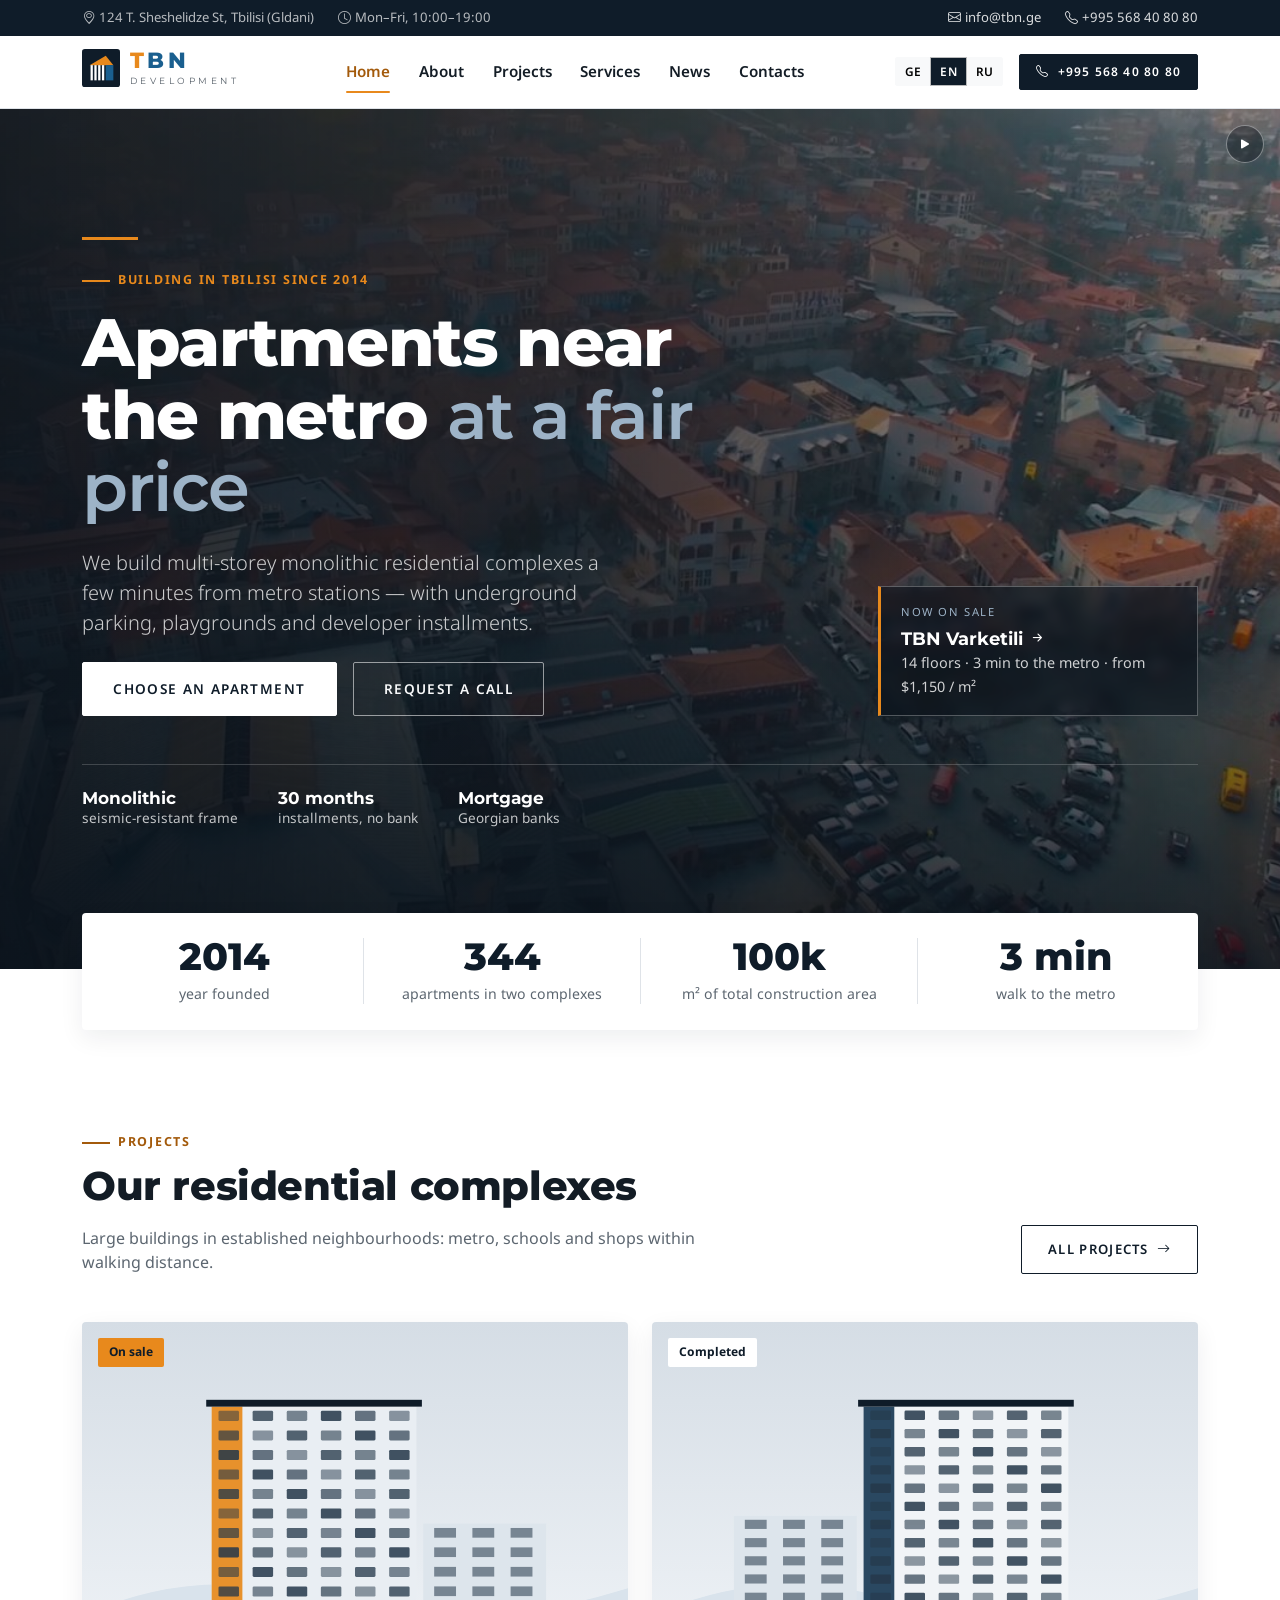
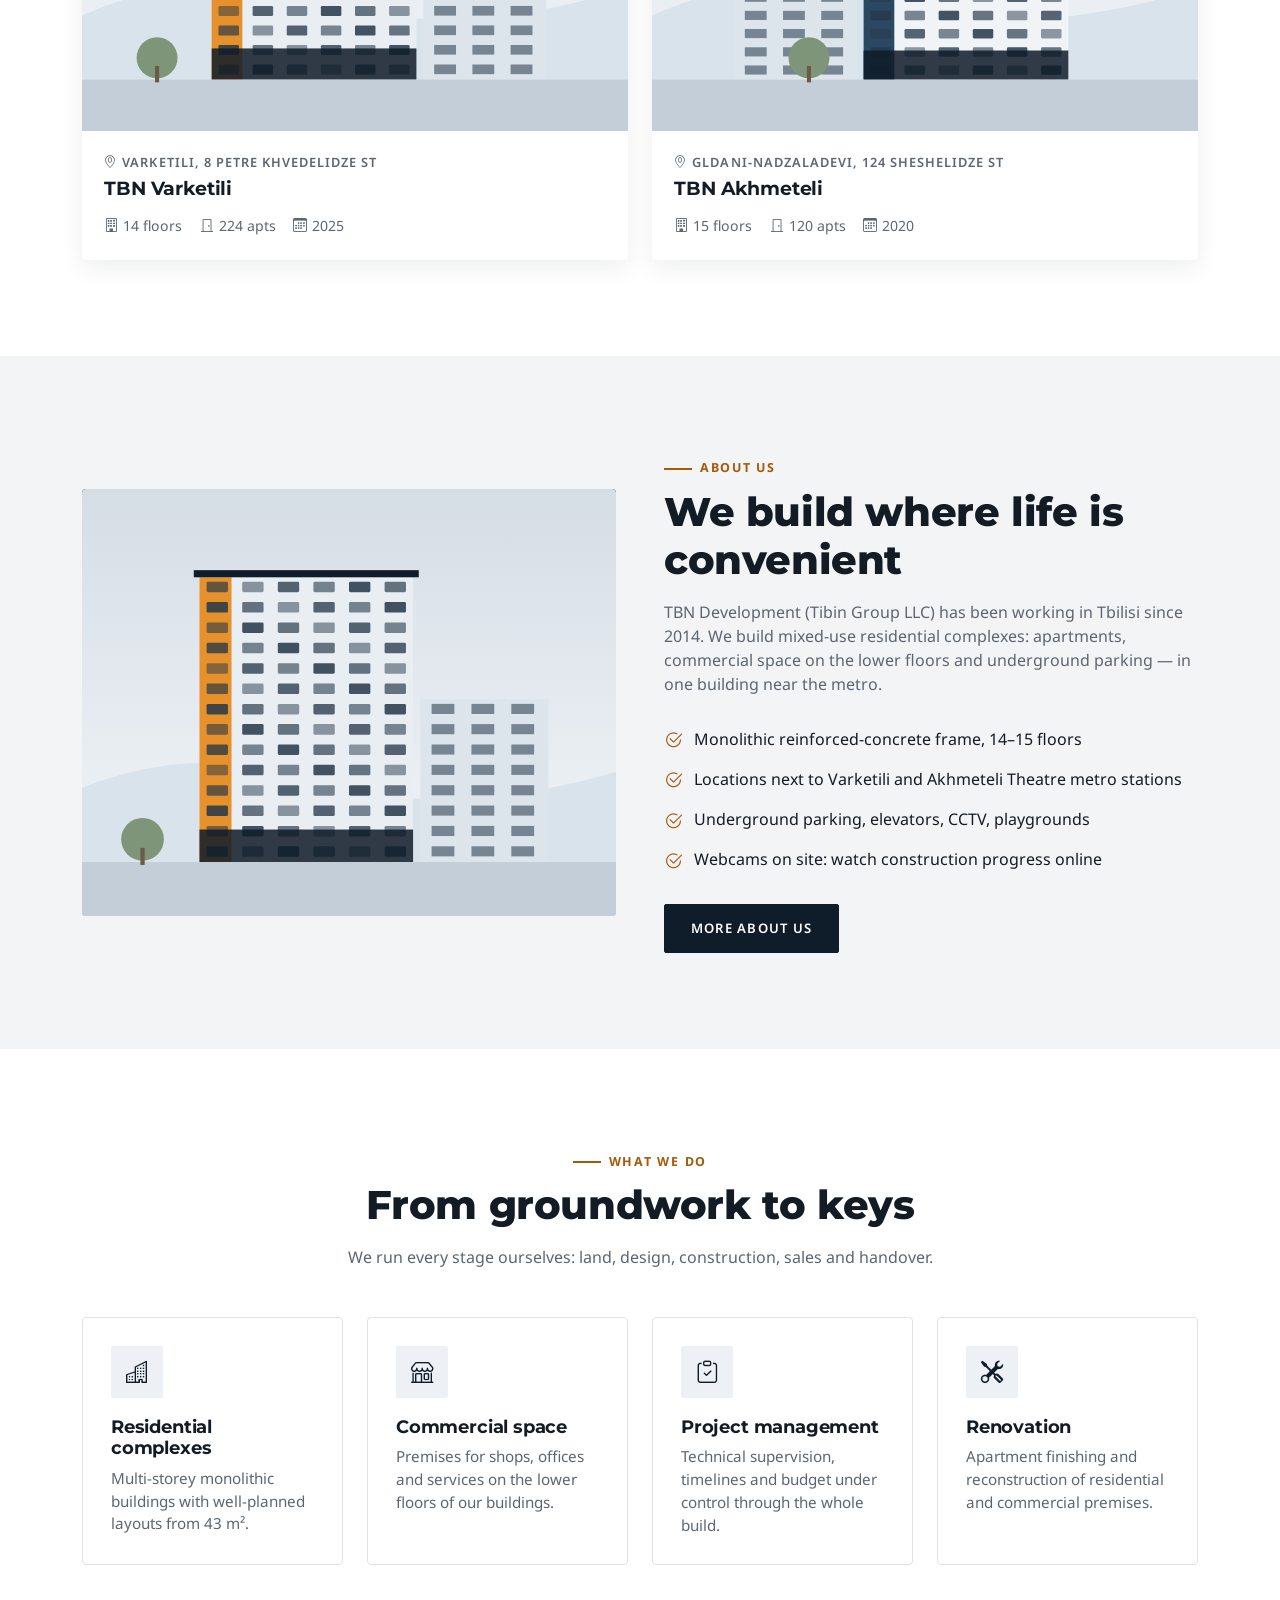
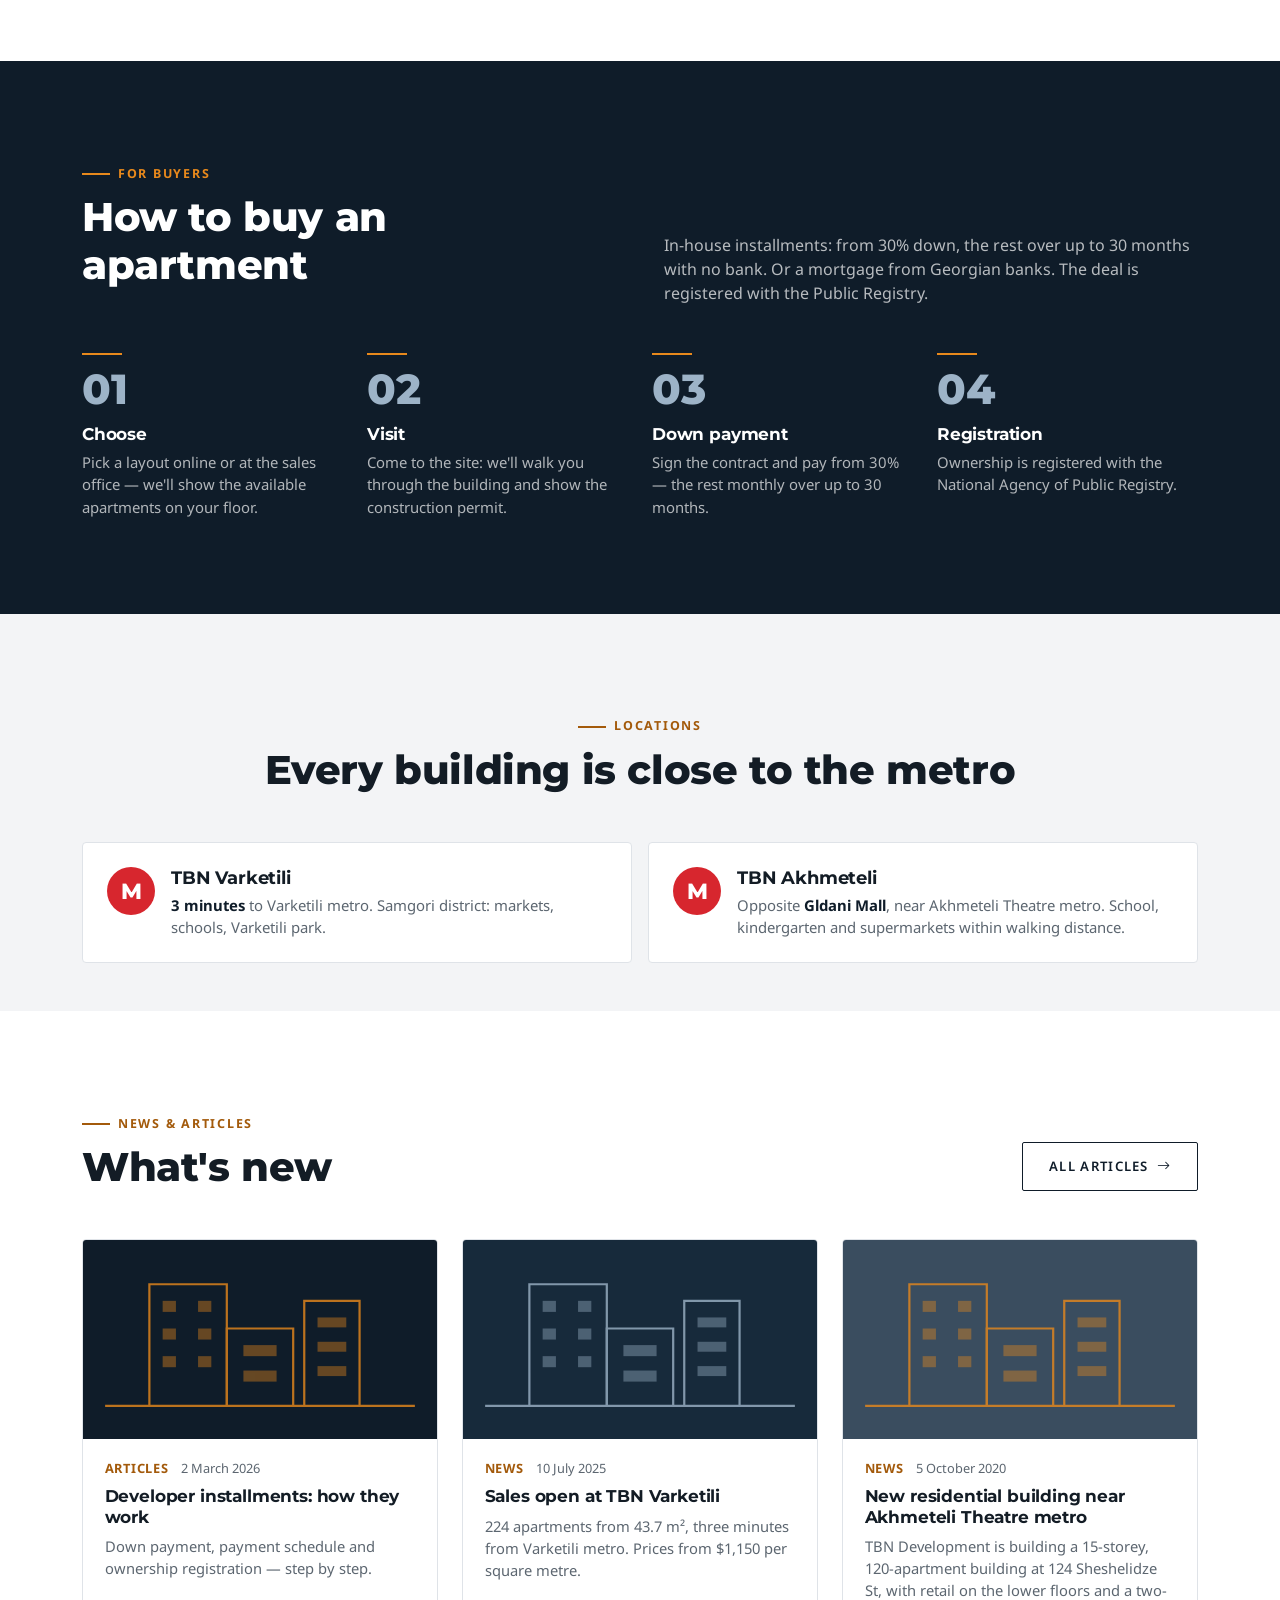
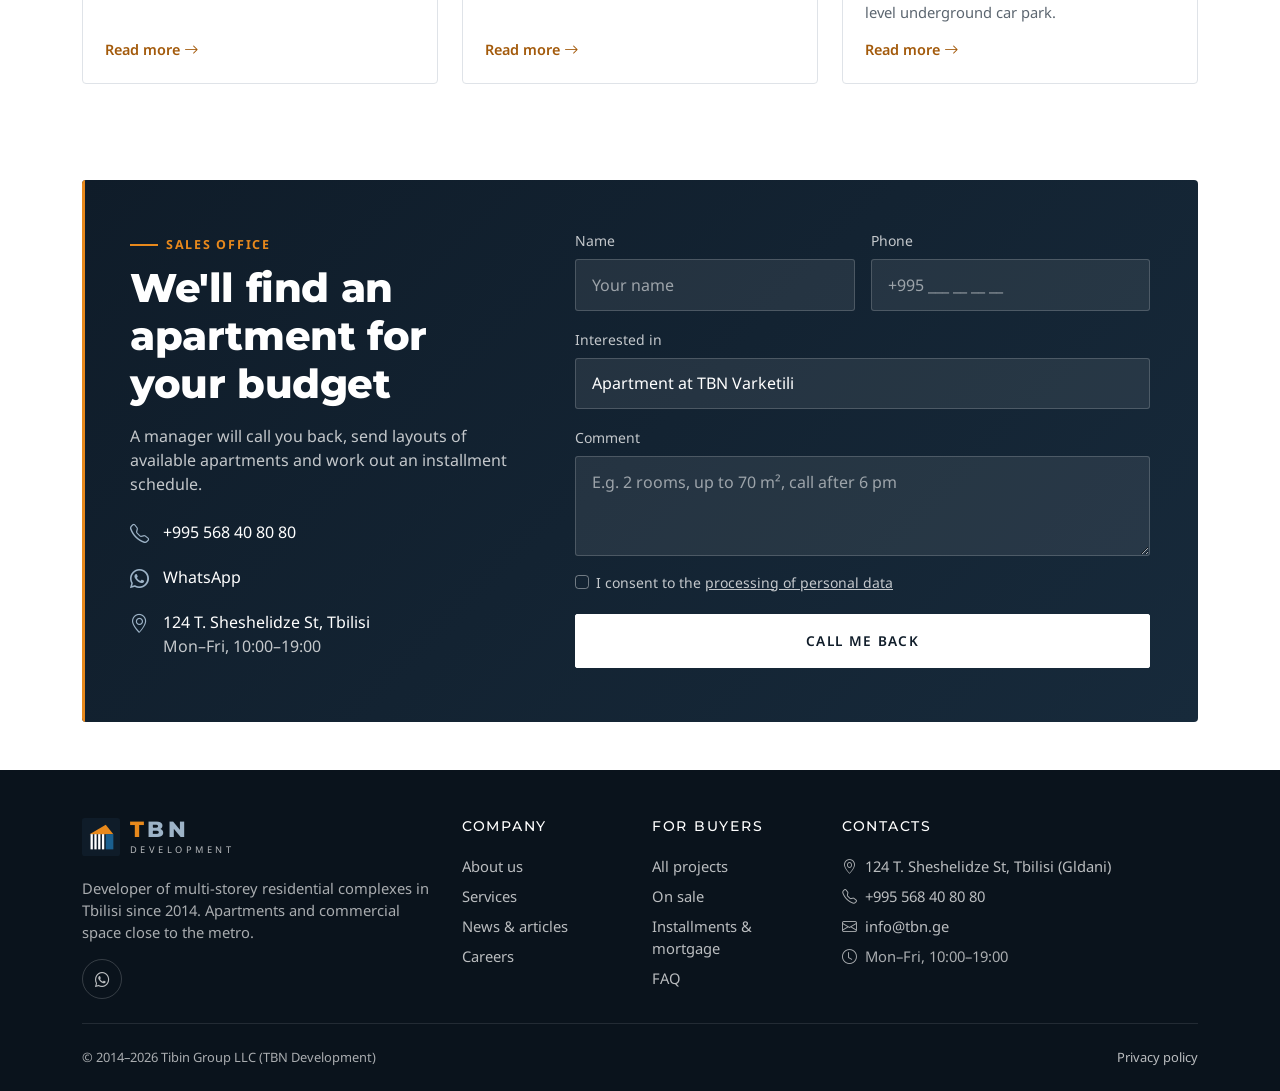
<file: index.html>
<!doctype html>
<html lang="ru">
<head>
  <meta charset="utf-8">
  <meta name="viewport" content="width=device-width, initial-scale=1">
  <title data-i18n="h.title">TBN Development — квартиры у метро в Тбилиси</title>
  <meta name="description" content="TBN Development — девелопер многоэтажных жилых комплексов в Тбилиси с 2014 года. Квартиры рядом с метро в Варкетили и Глдани, рассрочка от застройщика, ипотека." data-i18n-content="h.desc">
  <meta name="theme-color" content="#0f1c29">
  <meta property="og:type" content="website">
  <meta property="og:title" content="TBN Development — квартиры у метро в Тбилиси">
  <meta property="og:description" content="Монолитные жилые комплексы рядом с метро. С 2014 года.">
  <link rel="icon" href="assets/img/favicon.svg" type="image/svg+xml">

  <link rel="preconnect" href="https://fonts.googleapis.com">
  <link rel="preconnect" href="https://fonts.gstatic.com" crossorigin>
  <link href="https://fonts.googleapis.com/css2?family=Montserrat:wght@600;700;800&family=Noto+Sans:wght@400;500;600;700&family=Noto+Sans+Georgian:wght@400;600;700;800&display=swap" rel="stylesheet">
  <link href="https://cdn.jsdelivr.net/npm/bootstrap@5.3.3/dist/css/bootstrap.min.css" rel="stylesheet">
  <link href="https://cdn.jsdelivr.net/npm/bootstrap-icons@1.11.3/font/bootstrap-icons.min.css" rel="stylesheet">
  <link href="assets/css/style.css" rel="stylesheet">

  <script type="application/ld+json">
  {
    "@context": "https://schema.org",
    "@type": "HomeAndConstructionBusiness",
    "name": "TBN Development",
    "legalName": "Tibin Group LLC",
    "url": "http://www.tbn.ge/",
    "telephone": "+995568408080",
    "foundingDate": "2014",
    "address": { "@type": "PostalAddress", "streetAddress": "124 Tengiz Sheshelidze St", "addressLocality": "Tbilisi", "addressCountry": "GE" },
    "geo": { "@type": "GeoCoordinates", "latitude": 41.79012, "longitude": 44.81297 },
    "knowsLanguage": ["ka", "en", "ru"]
  }
  </script>
  <script data-goatcounter="https://olegi808.goatcounter.com/count" async src="https://gc.zgo.at/count.js"></script>
</head>
<body data-page="home">
  <a class="visually-hidden-focusable position-absolute top-0 start-0 m-2 btn btn-primary btn-sm" href="#main" data-i18n="ui.skip">Перейти к содержимому</a>
  <div data-include="header"></div>

  <main id="main">
    <!-- ===== HERO ===== -->
    <section class="tbn-hero tbn-hero--video">
      <!-- Фрагмент аэросъёмки Тбилиси с tbn.ge (18 с, 720p, без звука) -->
      <video class="tbn-hero__video" autoplay muted loop playsinline preload="metadata" poster="assets/video/hero-poster.jpg" aria-hidden="true" data-hero-video>
        <source src="assets/video/hero.mp4" type="video/mp4">
      </video>
      <div class="tbn-hero__shade"></div>
      <div class="container position-relative">
        <div class="row align-items-end g-4 g-lg-5">
          <div class="col-lg-8">
            <div class="tbn-hero__rule"></div>
            <span class="tbn-eyebrow" data-i18n="h.eyebrow">Строим в Тбилиси с 2014 года</span>
            <h1 class="mt-3 mb-4" data-i18n="h.h1">Квартиры у&nbsp;метро<br><span>по честной цене</span></h1>
            <p class="lead mb-4" data-i18n="h.lead">Строим многоэтажные монолитные жилые комплексы в нескольких минутах от станций метро — с подземным паркингом, детскими площадками и рассрочкой от застройщика.</p>
            <div class="d-flex flex-wrap gap-3">
              <a href="projects.html" class="btn btn-primary btn-lg" data-i18n="h.ctaProjects">Выбрать квартиру</a>
              <a href="#lead" class="btn btn-outline-light btn-lg" data-i18n="h.ctaConsult">Заказать звонок</a>
            </div>
          </div>
          <div class="col-lg-4 d-none d-lg-block">
            <a class="tbn-hero__onsale" href="project.html?id=varketili">
              <small data-i18n="h.badgeSmall">Сейчас в продаже</small>
              <strong>TBN Varketili <i class="bi bi-arrow-right-short"></i></strong>
              <span data-i18n="h.badge">14 этажей · 3 минуты до метро · от $1 150 / м²</span>
            </a>
          </div>
        </div>
        <div class="tbn-hero__facts">
          <span><strong data-i18n="h.b1">Монолит</strong><span data-i18n="h.b1d">сейсмостойкий каркас</span></span>
          <span><strong data-i18n="h.b2">30 месяцев</strong><span data-i18n="h.b2d">рассрочка без банка</span></span>
          <span><strong data-i18n="h.b3">Ипотека</strong><span data-i18n="h.b3d">банки Грузии</span></span>
        </div>
      </div>
      <button class="tbn-hero__toggle" type="button" aria-label="Пауза видео" data-i18n-aria="h.pause" data-hero-toggle><i class="bi bi-pause-fill"></i></button>
    </section>

    <!-- ===== ЦИФРЫ ===== -->
    <section class="tbn-stats" aria-label="Компания в цифрах" data-i18n-aria="h.stats">
      <div class="container">
        <div class="tbn-stats__card">
          <div class="row row-cols-2 row-cols-md-4 g-4 text-center">
            <div class="col"><div class="tbn-stat__num" data-count="2014">2014</div><div class="tbn-stat__label" data-i18n="h.s1">год основания</div></div>
            <div class="col"><div class="tbn-stat__num" data-count="344">344</div><div class="tbn-stat__label" data-i18n="h.s2">квартиры в двух комплексах</div></div>
            <div class="col"><div class="tbn-stat__num" data-i18n="h.s3num">100 тыс.</div><div class="tbn-stat__label" data-i18n="h.s3">м² общей площади строительства</div></div>
            <div class="col"><div class="tbn-stat__num" data-i18n="h.s4num">3 мин</div><div class="tbn-stat__label" data-i18n="h.s4">пешком до метро</div></div>
          </div>
        </div>
      </div>
    </section>

    <!-- ===== ПРОЕКТЫ ===== -->
    <section class="tbn-section" id="projects">
      <div class="container">
        <div class="d-flex flex-column flex-md-row justify-content-between align-items-md-end gap-3 mb-5">
          <div>
            <span class="tbn-eyebrow" data-i18n="h.projEyebrow">Проекты</span>
            <h2 class="tbn-section__title" data-i18n="h.projTitle">Наши жилые комплексы</h2>
            <p class="tbn-section__lead mb-0" data-i18n="h.projLead">Большие дома в спальных районах с развитой инфраструктурой: метро, школы, магазины — в шаговой доступности.</p>
          </div>
          <a href="projects.html" class="btn btn-outline-dark flex-shrink-0"><span data-i18n="h.allProjects">Все проекты</span> <i class="bi bi-arrow-right ms-1"></i></a>
        </div>
        <div class="row g-4" data-projects="3"></div>
      </div>
    </section>

    <!-- ===== О КОМПАНИИ ===== -->
    <section class="tbn-section tbn-section--sand" id="about">
      <div class="container">
        <div class="row align-items-center g-4 g-lg-5">
          <div class="col-lg-6 tbn-reveal">
            <div class="tbn-about__img" data-about-visual></div>
          </div>
          <div class="col-lg-6 tbn-reveal">
            <span class="tbn-eyebrow" data-i18n="h.aboutEyebrow">О компании</span>
            <h2 class="tbn-section__title" data-i18n="h.aboutTitle">Строим там, где удобно жить</h2>
            <p class="tbn-section__lead" data-i18n="h.aboutLead">TBN Development (ООО «Тибин Груп») работает в Тбилиси с 2014 года. Мы строим многофункциональные жилые комплексы: квартиры, коммерческие помещения на нижних этажах и подземный паркинг — в одном доме рядом с метро.</p>
            <ul class="tbn-check my-4">
              <li><i class="bi bi-check2-circle"></i><span data-i18n="h.a1">Монолитный железобетонный каркас, 14–15 этажей</span></li>
              <li><i class="bi bi-check2-circle"></i><span data-i18n="h.a2">Локации у станций метро «Варкетили» и «Театр Ахметели»</span></li>
              <li><i class="bi bi-check2-circle"></i><span data-i18n="h.a3">Подземный паркинг, лифты, видеонаблюдение, детские площадки</span></li>
              <li><i class="bi bi-check2-circle"></i><span data-i18n="h.a4">Веб-камеры на стройке: ход работ можно смотреть онлайн</span></li>
            </ul>
            <a href="about.html" class="btn btn-primary" data-i18n="h.aboutBtn">Подробнее о компании</a>
          </div>
        </div>
      </div>
    </section>

    <!-- ===== УСЛУГИ ===== -->
    <section class="tbn-section" id="services">
      <div class="container">
        <div class="text-center mb-5">
          <span class="tbn-eyebrow" data-i18n="h.servEyebrow">Что мы делаем</span>
          <h2 class="tbn-section__title" data-i18n="h.servTitle">От котлована до ключей</h2>
          <p class="tbn-section__lead mx-auto" data-i18n="h.servLead">Сами ведём проект на всех этапах: участок, проектирование, строительство, продажи и сдача дома.</p>
        </div>
        <div class="row g-4">
          <div class="col-sm-6 col-lg-3 tbn-reveal">
            <div class="tbn-service">
              <div class="tbn-service__icon"><i class="bi bi-buildings"></i></div>
              <h3 data-i18n="svc.design.t">Жилые комплексы</h3>
              <p data-i18n="svc.design.d">Многоэтажные монолитные дома с продуманными планировками от 43 м².</p>
            </div>
          </div>
          <div class="col-sm-6 col-lg-3 tbn-reveal">
            <div class="tbn-service">
              <div class="tbn-service__icon"><i class="bi bi-shop"></i></div>
              <h3 data-i18n="svc.build.t">Коммерция</h3>
              <p data-i18n="svc.build.d">Помещения под магазины, офисы и сервисы на нижних этажах наших домов.</p>
            </div>
          </div>
          <div class="col-sm-6 col-lg-3 tbn-reveal">
            <div class="tbn-service">
              <div class="tbn-service__icon"><i class="bi bi-clipboard-check"></i></div>
              <h3 data-i18n="svc.finish.t">Управление проектом</h3>
              <p data-i18n="svc.finish.d">Технический надзор, сроки и бюджет под контролем на всём цикле стройки.</p>
            </div>
          </div>
          <div class="col-sm-6 col-lg-3 tbn-reveal">
            <div class="tbn-service">
              <div class="tbn-service__icon"><i class="bi bi-tools"></i></div>
              <h3 data-i18n="svc.repair.t">Ремонт</h3>
              <p data-i18n="svc.repair.d">Отделка квартир и реконструкция жилых и коммерческих помещений.</p>
            </div>
          </div>
        </div>
      </div>
    </section>

    <!-- ===== ЭТАПЫ ПОКУПКИ ===== -->
    <section class="tbn-section tbn-section--dark">
      <div class="container">
        <div class="row g-4 g-lg-5 align-items-end mb-5">
          <div class="col-lg-6">
            <span class="tbn-eyebrow" data-i18n="h.buyEyebrow">Покупателям</span>
            <h2 class="tbn-section__title" data-i18n="h.buyTitle">Как купить квартиру</h2>
          </div>
          <div class="col-lg-6">
            <p class="tbn-section__lead mb-0" data-i18n="h.buyLead">Внутренняя рассрочка: первый взнос от 30%, остаток — до 30 месяцев без банка. Или ипотека грузинских банков. Сделка регистрируется в Публичном реестре.</p>
          </div>
        </div>
        <div class="row g-4">
          <div class="col-sm-6 col-lg-3 tbn-reveal"><div class="tbn-step"><div class="tbn-step__num">01</div><h3 data-i18n="st1.t">Выбор</h3><p data-i18n="st1.d">Подберите планировку на сайте или в офисе продаж — покажем свободные квартиры на нужном этаже.</p></div></div>
          <div class="col-sm-6 col-lg-3 tbn-reveal"><div class="tbn-step"><div class="tbn-step__num">02</div><h3 data-i18n="st2.t">Осмотр</h3><p data-i18n="st2.d">Приезжайте на объект: проведём по дому и покажем разрешение на строительство.</p></div></div>
          <div class="col-sm-6 col-lg-3 tbn-reveal"><div class="tbn-step"><div class="tbn-step__num">03</div><h3 data-i18n="st3.t">Первый взнос</h3><p data-i18n="st3.d">Подписываем договор, вы вносите от 30% — остаток ежемесячно до 30 месяцев.</p></div></div>
          <div class="col-sm-6 col-lg-3 tbn-reveal"><div class="tbn-step"><div class="tbn-step__num">04</div><h3 data-i18n="st4.t">Регистрация</h3><p data-i18n="st4.d">Право собственности оформляется в Национальном агентстве публичного реестра.</p></div></div>
        </div>
      </div>
    </section>

    <!-- ===== ЛОКАЦИИ ===== -->
    <section class="tbn-section tbn-section--sand pb-5">
      <div class="container">
        <div class="text-center mb-5">
          <span class="tbn-eyebrow" data-i18n="h.locEyebrow">Локации</span>
          <h2 class="tbn-section__title" data-i18n="h.locTitle">Каждый дом — рядом с метро</h2>
        </div>
        <div class="row g-3 justify-content-center">
          <div class="col-md-6 tbn-reveal">
            <div class="tbn-loc">
              <div class="tbn-loc__metro" aria-hidden="true">M</div>
              <div>
                <h3>TBN Varketili</h3>
                <p data-i18n="loc1"><strong>3 минуты</strong> до метро «Варкетили». Самгорский район: рынки, школы, парк Варкетили.</p>
              </div>
            </div>
          </div>
          <div class="col-md-6 tbn-reveal">
            <div class="tbn-loc">
              <div class="tbn-loc__metro" aria-hidden="true">M</div>
              <div>
                <h3>TBN Akhmeteli</h3>
                <p data-i18n="loc2">Напротив <strong>Gldani Mall</strong>, рядом с метро «Театр Ахметели». Школа, детсад и супермаркеты в шаговой доступности.</p>
              </div>
            </div>
          </div>
        </div>
      </div>
    </section>

    <!-- ===== НОВОСТИ ===== -->
    <section class="tbn-section" id="news">
      <div class="container">
        <div class="d-flex flex-column flex-md-row justify-content-between align-items-md-end gap-3 mb-5">
          <div>
            <span class="tbn-eyebrow" data-i18n="h.newsEyebrow">Новости и статьи</span>
            <h2 class="tbn-section__title mb-0" data-i18n="h.newsTitle">Что нового</h2>
          </div>
          <a href="news.html" class="btn btn-outline-dark flex-shrink-0"><span data-i18n="h.allNews">Все материалы</span> <i class="bi bi-arrow-right ms-1"></i></a>
        </div>
        <div class="row g-4" data-news="3"></div>
      </div>
    </section>

    <!-- ===== ЗАЯВКА ===== -->
    <section class="pb-5" id="lead">
      <div class="container">
        <div class="tbn-cta p-4 p-md-5">
          <div class="row g-4 g-lg-5 position-relative" style="z-index:1">
            <div class="col-lg-5">
              <span class="tbn-eyebrow" data-i18n="f.eyebrow">Отдел продаж</span>
              <h2 class="tbn-section__title text-white" data-i18n="f.title">Подберём квартиру под ваш бюджет</h2>
              <p class="opacity-75 mb-4" data-i18n="f.lead">Менеджер перезвонит, пришлёт планировки свободных квартир и рассчитает график рассрочки.</p>
              <div class="tbn-contact-line"><i class="bi bi-telephone"></i><a href="tel:+995568408080">+995 568 40 80 80</a></div>
              <div class="tbn-contact-line"><i class="bi bi-whatsapp"></i><a href="https://wa.me/995568408080" target="_blank" rel="noopener">WhatsApp</a></div>
              <div class="tbn-contact-line"><i class="bi bi-geo-alt"></i><span><span data-i18n="ui.addrShort">Тбилиси, ул. Т. Шешелидзе, 124</span><br><span class="opacity-75" data-i18n="ui.hours">Пн–Пт, 10:00–19:00</span></span></div>
            </div>
            <div class="col-lg-7">
              <form class="row g-3" data-lead novalidate>
                <div class="col-sm-6">
                  <label class="form-label small opacity-75" for="leadName" data-i18n="f.name">Имя</label>
                  <input class="form-control" id="leadName" name="name" autocomplete="name" placeholder="Ваше имя" data-i18n-ph="f.namePh" required>
                  <div class="invalid-feedback" data-i18n="f.nameErr">Введите имя</div>
                </div>
                <div class="col-sm-6">
                  <label class="form-label small opacity-75" for="leadPhone" data-i18n="f.phone">Телефон</label>
                  <input class="form-control" id="leadPhone" name="phone" type="tel" autocomplete="tel" placeholder="+995 ___ __ __ __" pattern="[+0-9 ()\-]{7,}" required>
                  <div class="invalid-feedback" data-i18n="f.phoneErr">Введите корректный номер</div>
                </div>
                <div class="col-12">
                  <label class="form-label small opacity-75" for="leadTopic" data-i18n="f.topic">Интересует</label>
                  <select class="form-select" id="leadTopic" name="topic">
                    <option value="varketili" data-i18n="f.t1">Квартира в TBN Varketili</option>
                    <option value="finance" data-i18n="f.t2">Рассрочка / ипотека</option>
                    <option value="commercial" data-i18n="f.t3">Коммерческое помещение</option>
                    <option value="parking" data-i18n="f.t4">Парковочное место</option>
                    <option value="other" data-i18n="f.t5">Другое</option>
                  </select>
                </div>
                <div class="col-12">
                  <label class="form-label small opacity-75" for="leadMsg" data-i18n="f.msg">Комментарий</label>
                  <textarea class="form-control" id="leadMsg" name="message" rows="3" placeholder="Например: 2 комнаты, до 70 м², звонить после 18:00" data-i18n-ph="f.msgPh"></textarea>
                </div>
                <div class="col-12">
                  <div class="form-check small">
                    <input class="form-check-input" type="checkbox" id="leadAgree" required>
                    <label class="form-check-label opacity-75" for="leadAgree" data-i18n="f.agree">Даю согласие на <a class="text-white text-decoration-underline" href="privacy.html">обработку персональных данных</a></label>
                  </div>
                </div>
                <div class="col-12">
                  <button class="btn btn-primary btn-lg w-100" type="submit" data-i18n="f.submit">Перезвоните мне</button>
                </div>
              </form>
            </div>
          </div>
        </div>
      </div>
    </section>
  </main>

  <div data-include="footer"></div>

  <script src="https://cdn.jsdelivr.net/npm/bootstrap@5.3.3/dist/js/bootstrap.bundle.min.js"></script>
  <script src="assets/js/i18n.js"></script>
  <script src="assets/js/data.js"></script>
  <script src="assets/js/main.js"></script>
</body>
</html>
</file>
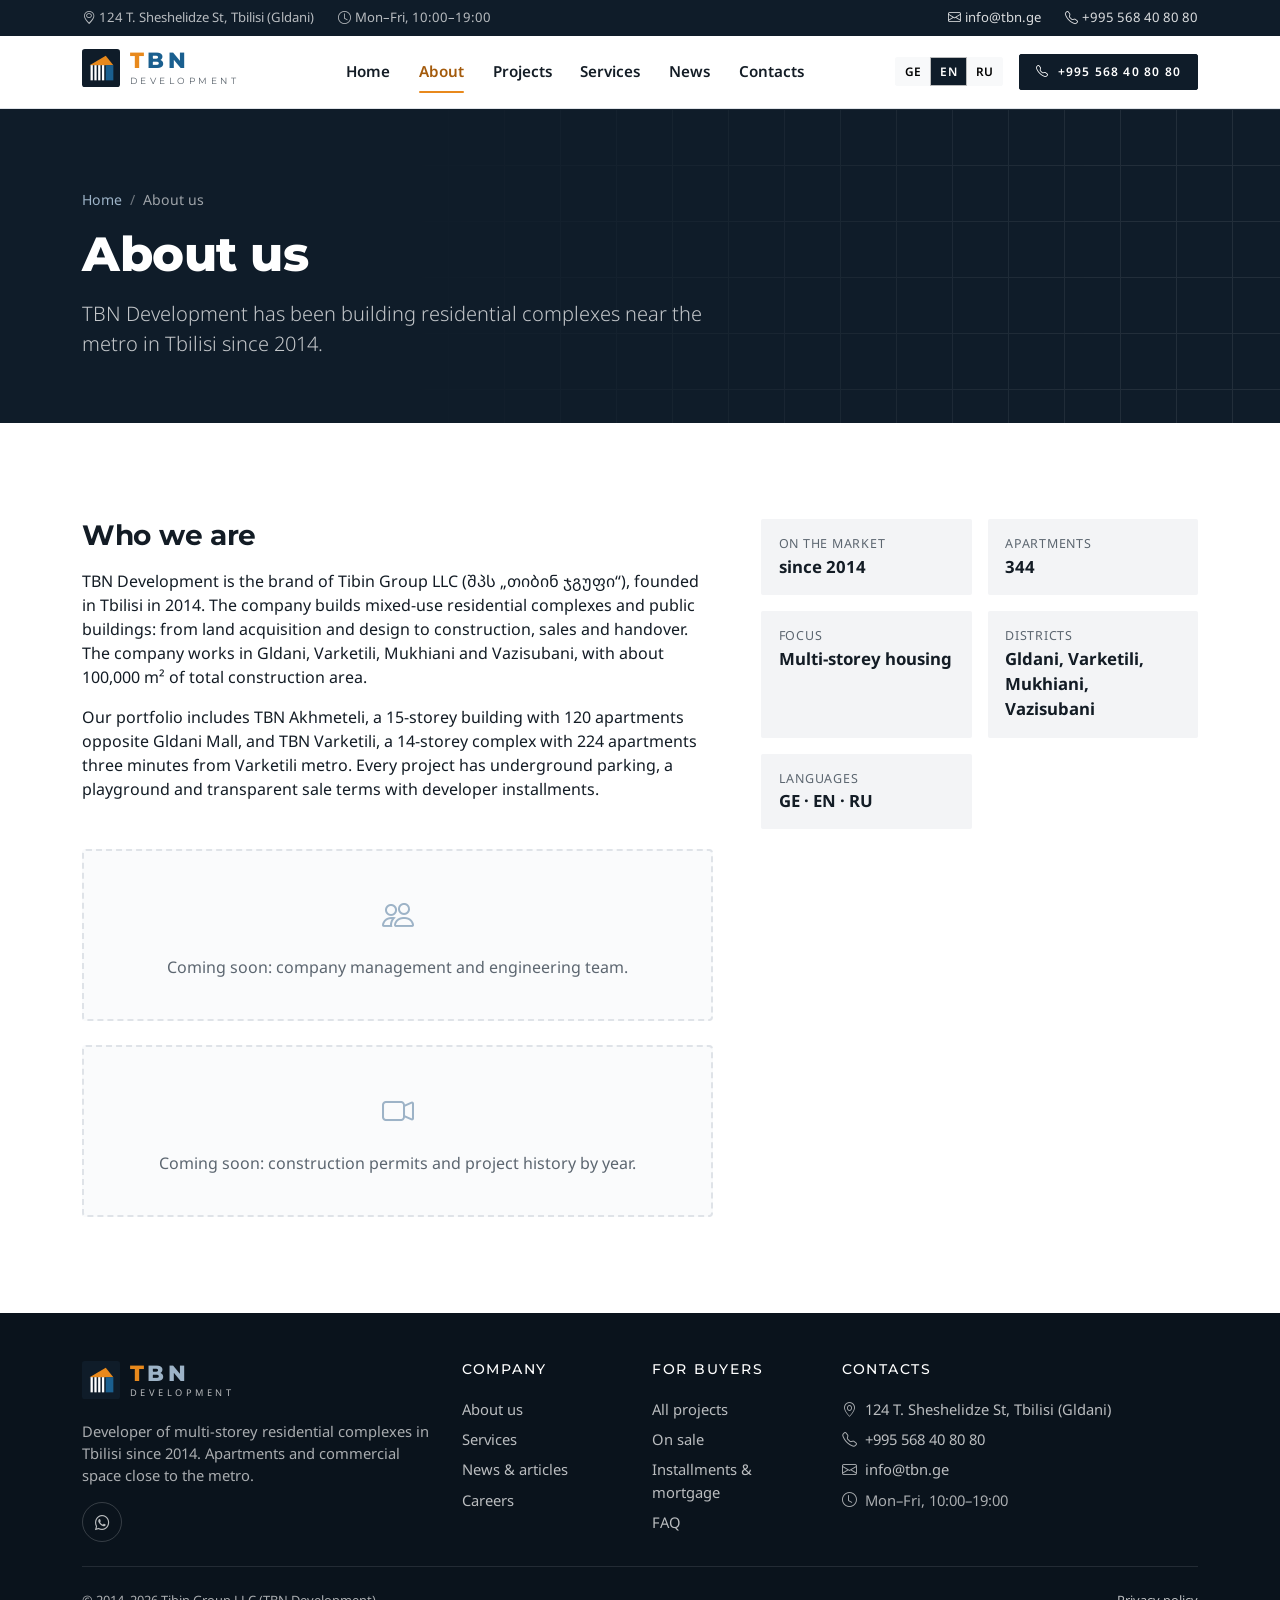
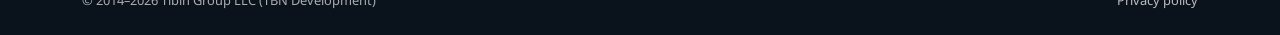
<file: about.html>
<!doctype html>
<html lang="ru">
<head>
  <meta charset="utf-8">
  <meta name="viewport" content="width=device-width, initial-scale=1">
  <title data-i18n-doc="p.about.title">О компании — TBN Development</title>
  <meta name="description" content="TBN Development — девелопер жилых комплексов в Тбилиси с 2014 года." data-i18n-content="p.about.desc">
  <meta name="theme-color" content="#0f1c29">
  <link rel="icon" href="assets/img/favicon.svg" type="image/svg+xml">
  <link rel="preconnect" href="https://fonts.googleapis.com">
  <link rel="preconnect" href="https://fonts.gstatic.com" crossorigin>
  <link href="https://fonts.googleapis.com/css2?family=Montserrat:wght@600;700;800&family=Noto+Sans:wght@400;500;600;700&family=Noto+Sans+Georgian:wght@400;600;700;800&display=swap" rel="stylesheet">
  <link href="https://cdn.jsdelivr.net/npm/bootstrap@5.3.3/dist/css/bootstrap.min.css" rel="stylesheet">
  <link href="https://cdn.jsdelivr.net/npm/bootstrap-icons@1.11.3/font/bootstrap-icons.min.css" rel="stylesheet">
  <link href="assets/css/style.css" rel="stylesheet">
  <script data-goatcounter="https://olegi808.goatcounter.com/count" async src="https://gc.zgo.at/count.js"></script>
</head>
<body data-page="about">
  <a class="visually-hidden-focusable position-absolute top-0 start-0 m-2 btn btn-primary btn-sm" href="#main" data-i18n="ui.skip">Перейти к содержимому</a>
  <div data-include="header"></div>

  <main id="main">
    <section class="tbn-page-head">
      <div class="tbn-hero__grid"></div>
      <div class="container position-relative">
        <nav aria-label="breadcrumb">
          <ol class="breadcrumb mb-3">
            <li class="breadcrumb-item"><a href="index.html" data-i18n="nav.home">Главная</a></li>
            <li class="breadcrumb-item active" aria-current="page" data-i18n="p.about.title">О компании</li>
          </ol>
        </nav>
        <h1 class="mb-3" data-i18n="p.about.title">О компании</h1>
        <p class="lead opacity-75 mb-0" style="max-width:42rem" data-i18n="p.about.lead">TBN Development с 2014 года строит жилые комплексы рядом с метро в Тбилиси.</p>
      </div>
    </section>
    <section class="tbn-section">
      <div class="container">
        <div class="row g-4 g-lg-5">
          <div class="col-lg-7">
            <h2 class="h3 fw-bold mb-3" data-i18n="ab.who">Кто мы</h2>
            <p data-i18n="ab.p1">TBN Development — бренд ООО «Тибин Груп» (შპს „თიბინ ჯგუფი“), основанного в Тбилиси в 2014 году. Компания строит многофункциональные жилые комплексы и общественные здания: от выбора участка и проектирования до строительства, продаж и сдачи дома. Компания работает в Глдани, Варкетили, Мухиани и Вазисубани; общая площадь строительства — около 100 000 м².</p>
            <p data-i18n="ab.p2">Среди наших объектов — TBN Akhmeteli, 15-этажный дом на 120 квартир напротив Gldani Mall, и TBN Varketili, 14-этажный комплекс на 224 квартиры в трёх минутах от метро «Варкетили». В каждом проекте — подземный паркинг, детская площадка и прозрачные условия покупки с рассрочкой от застройщика.</p>
            <div class="mt-5"><div class="tbn-stub"><i class="bi bi-people"></i><p class="mt-3 mb-0" data-i18n="stub.team">Раздел в разработке: руководство компании и инженерная команда.</p></div></div>
            <div class="mt-4"><div class="tbn-stub"><i class="bi bi-camera-video"></i><p class="mt-3 mb-0" data-i18n="stub.certs">Раздел в разработке: разрешения на строительство и история проектов по годам.</p></div></div>
          </div>
          <div class="col-lg-5">
            <div class="tbn-spec">
              <div><small data-i18n="ab.k1">На рынке</small><strong data-i18n="ab.v1">с 2014 года</strong></div>
              <div><small data-i18n="ab.k2">Квартир</small><strong>344</strong></div>
              <div><small data-i18n="ab.k3">Специализация</small><strong data-i18n="ab.v3">Многоэтажное жильё</strong></div>
              <div><small data-i18n="ab.k4">Районы</small><strong data-i18n="ab.v4">Глдани, Варкетили, Мухиани, Вазисубани</strong></div>
              <div><small data-i18n="ab.k5">Языки</small><strong>GE · EN · RU</strong></div>
            </div>
          </div>
        </div>
      </div>
    </section>
  </main>

  <div data-include="footer"></div>

  <script src="https://cdn.jsdelivr.net/npm/bootstrap@5.3.3/dist/js/bootstrap.bundle.min.js"></script>
  <script src="assets/js/i18n.js"></script>
  <script src="assets/js/data.js"></script>
  <script src="assets/js/main.js"></script>
</body>
</html>
</file>
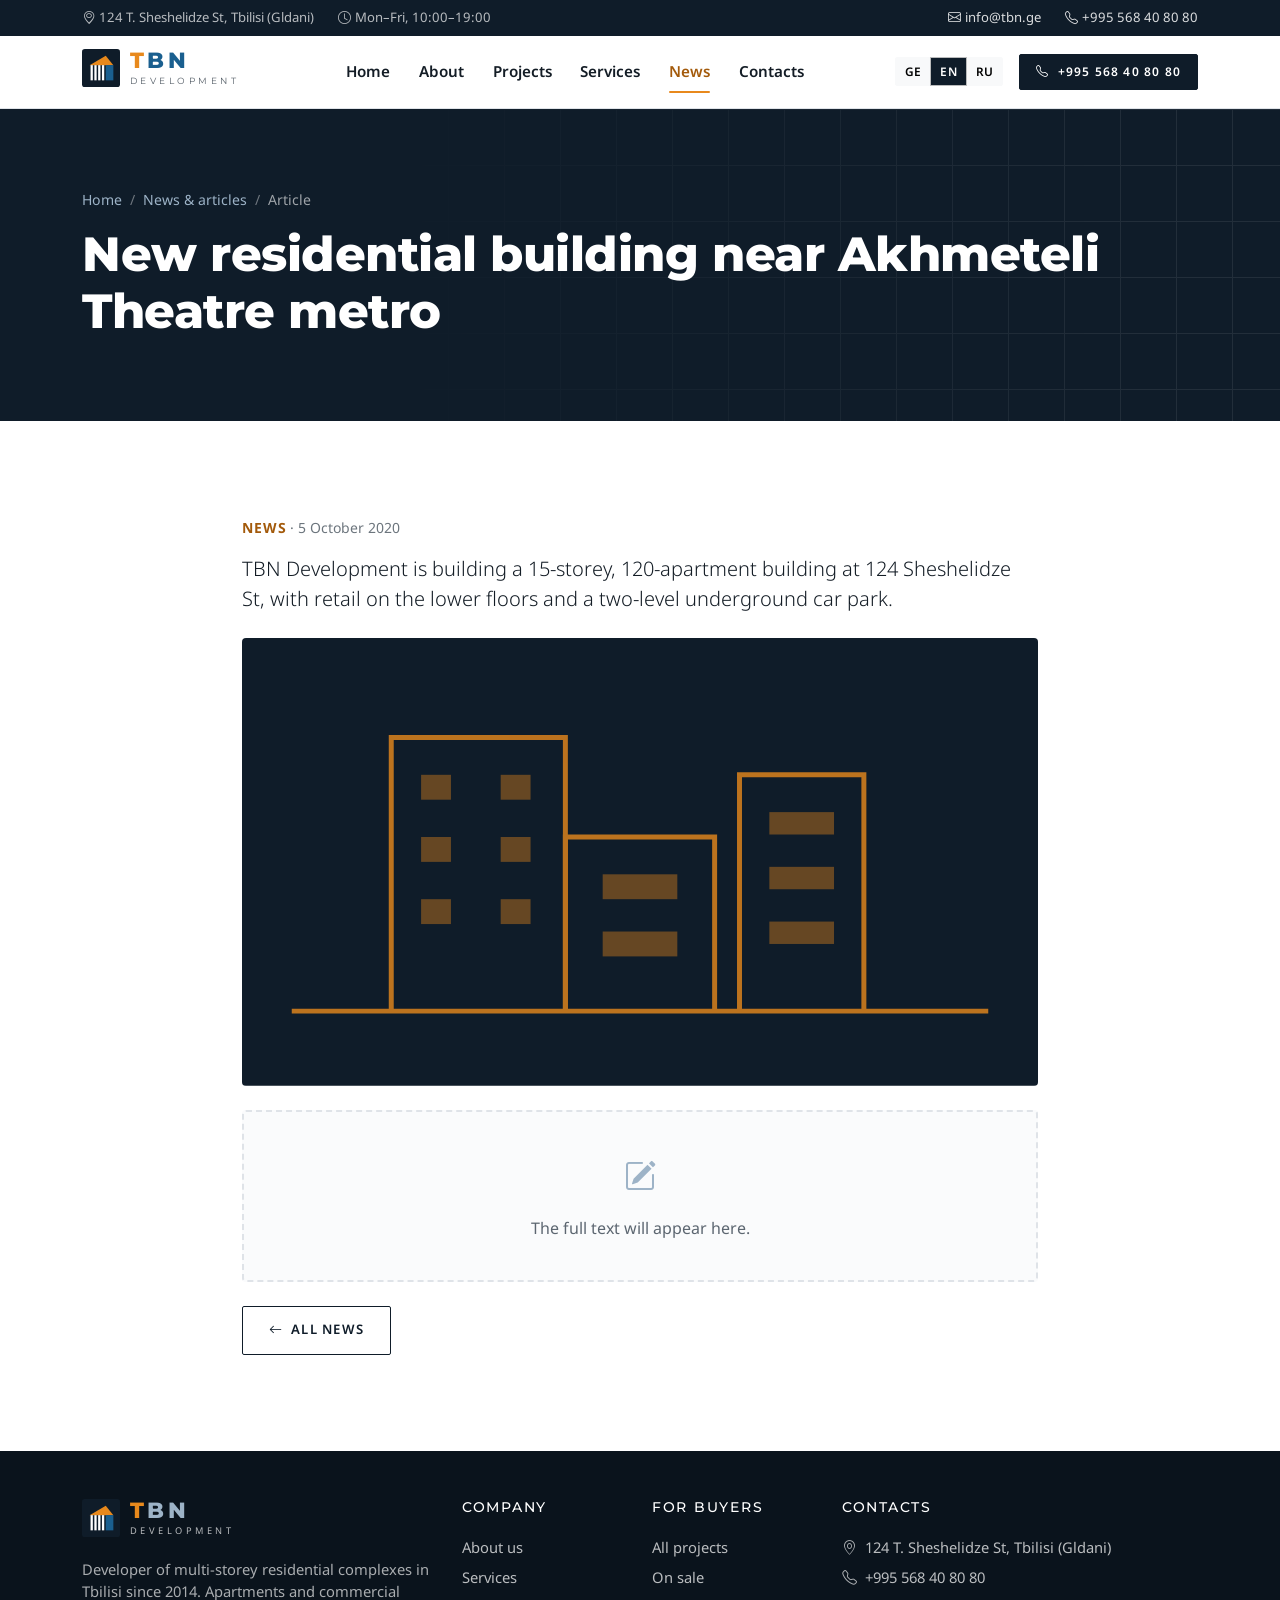
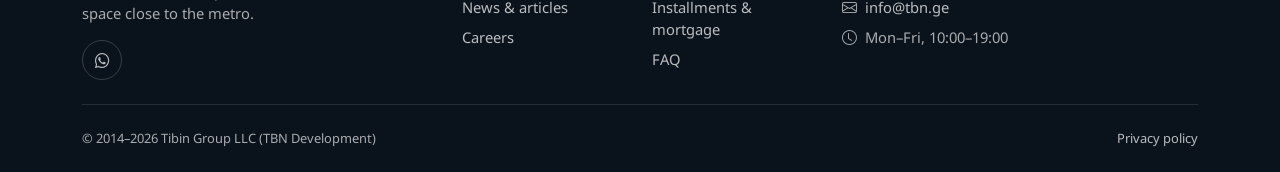
<file: article.html>
<!doctype html>
<html lang="ru">
<head>
  <meta charset="utf-8">
  <meta name="viewport" content="width=device-width, initial-scale=1">
  <title data-i18n-doc="p.article.title">Статья — TBN Development</title>
  <meta name="description" content="Материал TBN Development." data-i18n-content="p.article.desc">
  <meta name="theme-color" content="#0f1c29">
  <link rel="icon" href="assets/img/favicon.svg" type="image/svg+xml">
  <link rel="preconnect" href="https://fonts.googleapis.com">
  <link rel="preconnect" href="https://fonts.gstatic.com" crossorigin>
  <link href="https://fonts.googleapis.com/css2?family=Montserrat:wght@600;700;800&family=Noto+Sans:wght@400;500;600;700&family=Noto+Sans+Georgian:wght@400;600;700;800&display=swap" rel="stylesheet">
  <link href="https://cdn.jsdelivr.net/npm/bootstrap@5.3.3/dist/css/bootstrap.min.css" rel="stylesheet">
  <link href="https://cdn.jsdelivr.net/npm/bootstrap-icons@1.11.3/font/bootstrap-icons.min.css" rel="stylesheet">
  <link href="assets/css/style.css" rel="stylesheet">
  <script data-goatcounter="https://olegi808.goatcounter.com/count" async src="https://gc.zgo.at/count.js"></script>
</head>
<body data-page="news">
  <a class="visually-hidden-focusable position-absolute top-0 start-0 m-2 btn btn-primary btn-sm" href="#main" data-i18n="ui.skip">Перейти к содержимому</a>
  <div data-include="header"></div>

  <main id="main">
    <section class="tbn-page-head">
      <div class="tbn-hero__grid"></div>
      <div class="container position-relative">
        <nav aria-label="breadcrumb">
          <ol class="breadcrumb mb-3">
            <li class="breadcrumb-item"><a href="index.html" data-i18n="nav.home">Главная</a></li>
            <li class="breadcrumb-item"><a href="news.html" data-i18n="p.news.title">Новости и статьи</a></li><li class="breadcrumb-item active" aria-current="page" data-i18n="art.crumb">Материал</li>
          </ol>
        </nav>
        <h1 class="mb-3" data-a-title></h1>
        <p class="lead opacity-75 mb-0" style="max-width:42rem" data-i18n="-"></p>
      </div>
    </section>
    <section class="tbn-section" data-article>
      <div class="container" style="max-width:820px">
        <div class="small text-secondary mb-3" data-a-meta></div>
        <p class="lead" data-a-lead></p>
        <div class="rounded-4 overflow-hidden my-4" style="aspect-ratio:16/9" data-a-visual></div>
        <div class="tbn-stub"><i class="bi bi-pencil-square"></i><p class="mt-3 mb-0" data-i18n="stub.article">Полный текст материала появится здесь.</p></div>
        <a href="news.html" class="btn btn-outline-dark mt-4"><i class="bi bi-arrow-left me-2"></i><span data-i18n="art.back">Все новости</span></a>
      </div>
    </section>
  </main>

  <div data-include="footer"></div>

  <script src="https://cdn.jsdelivr.net/npm/bootstrap@5.3.3/dist/js/bootstrap.bundle.min.js"></script>
  <script src="assets/js/i18n.js"></script>
  <script src="assets/js/data.js"></script>
  <script src="assets/js/main.js"></script>
</body>
</html>
</file>
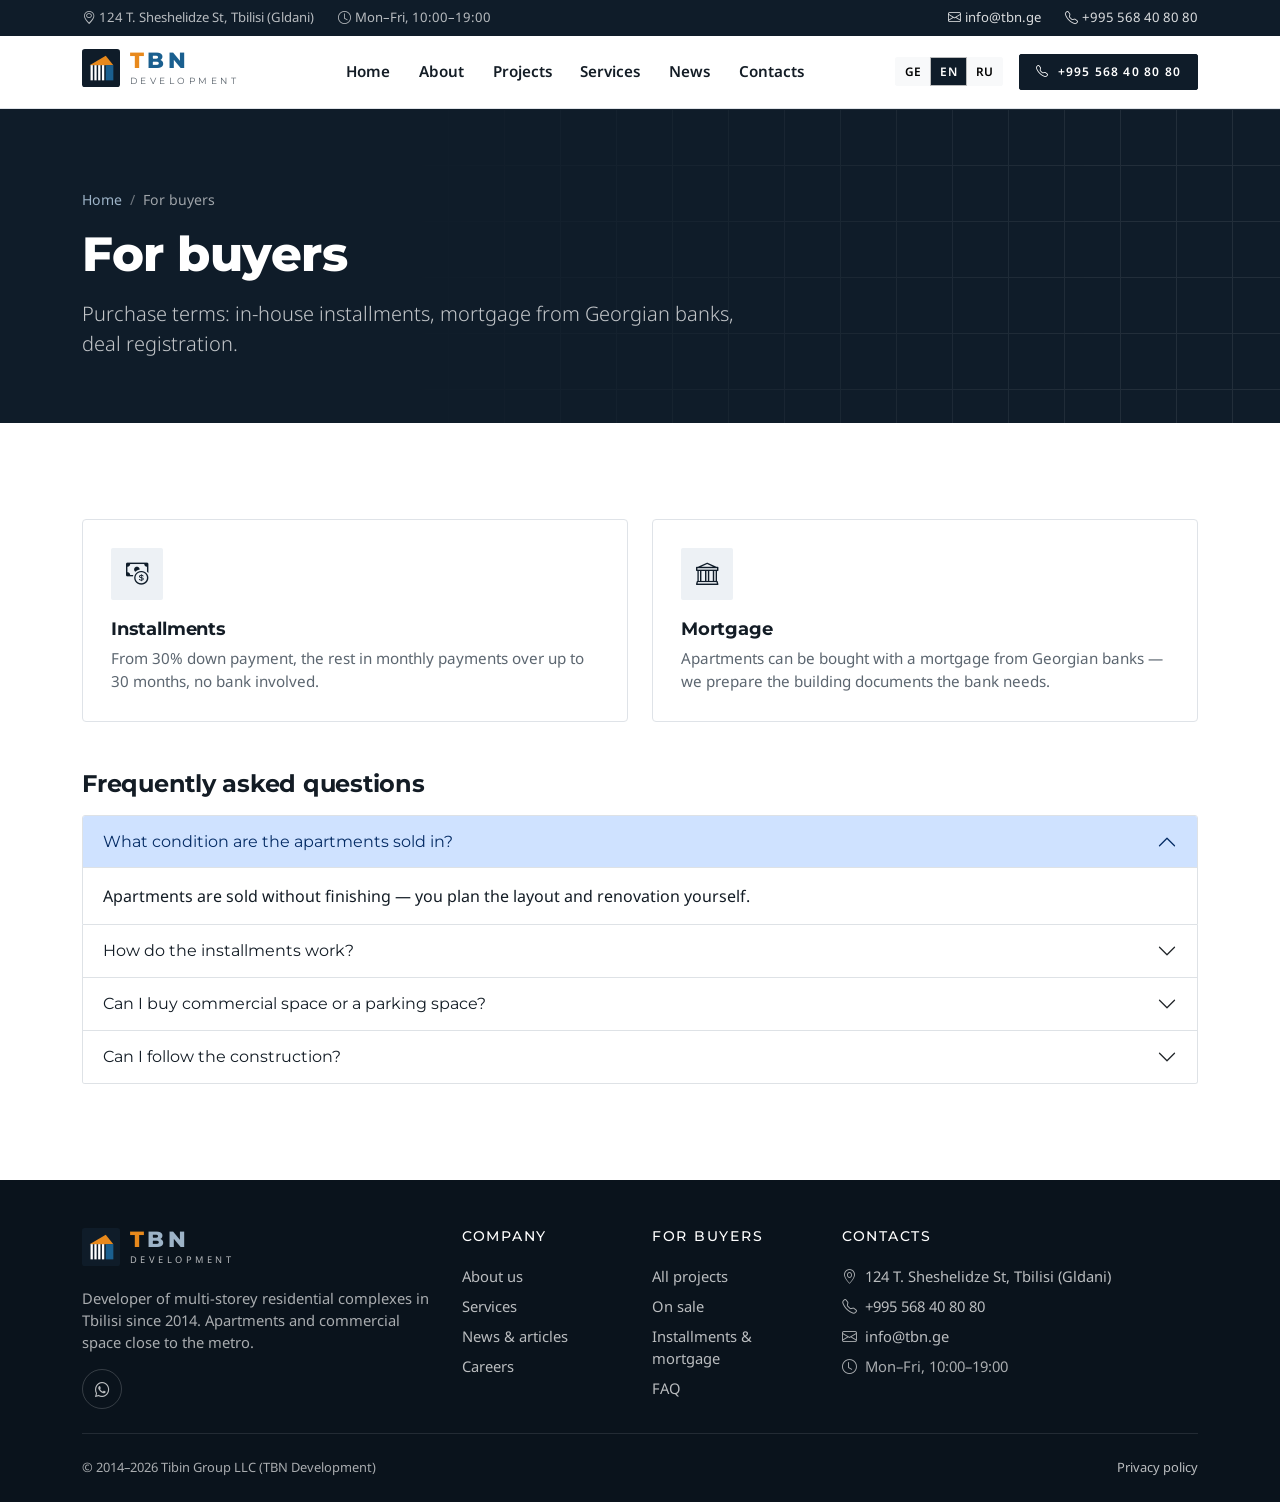
<file: buyers.html>
<!doctype html>
<html lang="ru">
<head>
  <meta charset="utf-8">
  <meta name="viewport" content="width=device-width, initial-scale=1">
  <title data-i18n-doc="p.buyers.title">Покупателям — TBN Development</title>
  <meta name="description" content="Рассрочка, ипотека и ответы на вопросы покупателей." data-i18n-content="p.buyers.desc">
  <meta name="theme-color" content="#0f1c29">
  <link rel="icon" href="assets/img/favicon.svg" type="image/svg+xml">
  <link rel="preconnect" href="https://fonts.googleapis.com">
  <link rel="preconnect" href="https://fonts.gstatic.com" crossorigin>
  <link href="https://fonts.googleapis.com/css2?family=Montserrat:wght@600;700;800&family=Noto+Sans:wght@400;500;600;700&family=Noto+Sans+Georgian:wght@400;600;700;800&display=swap" rel="stylesheet">
  <link href="https://cdn.jsdelivr.net/npm/bootstrap@5.3.3/dist/css/bootstrap.min.css" rel="stylesheet">
  <link href="https://cdn.jsdelivr.net/npm/bootstrap-icons@1.11.3/font/bootstrap-icons.min.css" rel="stylesheet">
  <link href="assets/css/style.css" rel="stylesheet">
  <script data-goatcounter="https://olegi808.goatcounter.com/count" async src="https://gc.zgo.at/count.js"></script>
</head>
<body data-page="buyers">
  <a class="visually-hidden-focusable position-absolute top-0 start-0 m-2 btn btn-primary btn-sm" href="#main" data-i18n="ui.skip">Перейти к содержимому</a>
  <div data-include="header"></div>

  <main id="main">
    <section class="tbn-page-head">
      <div class="tbn-hero__grid"></div>
      <div class="container position-relative">
        <nav aria-label="breadcrumb">
          <ol class="breadcrumb mb-3">
            <li class="breadcrumb-item"><a href="index.html" data-i18n="nav.home">Главная</a></li>
            <li class="breadcrumb-item active" aria-current="page" data-i18n="p.buyers.title">Покупателям</li>
          </ol>
        </nav>
        <h1 class="mb-3" data-i18n="p.buyers.title">Покупателям</h1>
        <p class="lead opacity-75 mb-0" style="max-width:42rem" data-i18n="p.buyers.lead">Условия покупки: внутренняя рассрочка, ипотека грузинских банков, оформление сделки.</p>
      </div>
    </section>
    <section class="tbn-section">
      <div class="container">
        <div class="row g-4 mb-5">
          <div class="col-md-6"><div class="tbn-service"><div class="tbn-service__icon"><i class="bi bi-cash-coin"></i></div><h3 data-i18n="by.inst.t">Рассрочка</h3><p data-i18n="by.inst.d">Первый взнос от 30%, остаток — ежемесячными платежами до 30 месяцев, без банка.</p></div></div>
          <div class="col-md-6"><div class="tbn-service"><div class="tbn-service__icon"><i class="bi bi-bank"></i></div><h3 data-i18n="by.mort.t">Ипотека</h3><p data-i18n="by.mort.d">Квартиру можно купить в ипотеку грузинских банков — подготовим документы по объекту для банка.</p></div></div>
        </div>
        <h2 class="h4 fw-bold mb-3" id="faq" data-i18n="by.faq">Частые вопросы</h2>
        <div class="accordion" id="faqAcc">
          <div class="accordion-item"><h3 class="accordion-header"><button class="accordion-button" type="button" data-bs-toggle="collapse" data-bs-target="#q1" data-i18n="q1.q">В каком состоянии продаются квартиры?</button></h3><div id="q1" class="accordion-collapse collapse show" data-bs-parent="#faqAcc"><div class="accordion-body" data-i18n="q1.a">Квартиры продаются без отделки — планировку и ремонт вы делаете под себя.</div></div></div>
          <div class="accordion-item"><h3 class="accordion-header"><button class="accordion-button collapsed" type="button" data-bs-toggle="collapse" data-bs-target="#q2" data-i18n="q2.q">Как устроена рассрочка?</button></h3><div id="q2" class="accordion-collapse collapse" data-bs-parent="#faqAcc"><div class="accordion-body" data-i18n="q2.a">Первый взнос — от 30% стоимости квартиры, остаток вы выплачиваете ежемесячно в течение 30 месяцев, без участия банка.</div></div></div>
          <div class="accordion-item"><h3 class="accordion-header"><button class="accordion-button collapsed" type="button" data-bs-toggle="collapse" data-bs-target="#q3" data-i18n="q3.q">Можно ли купить коммерческое помещение или машиноместо?</button></h3><div id="q3" class="accordion-collapse collapse" data-bs-parent="#faqAcc"><div class="accordion-body" data-i18n="q3.a">Да. На нижних этажах наших домов есть коммерческие помещения, в подземном паркинге — машиноместа. Свободные варианты уточняйте в отделе продаж.</div></div></div>
          <div class="accordion-item"><h3 class="accordion-header"><button class="accordion-button collapsed" type="button" data-bs-toggle="collapse" data-bs-target="#q4" data-i18n="q4.q">Можно ли следить за стройкой?</button></h3><div id="q4" class="accordion-collapse collapse" data-bs-parent="#faqAcc"><div class="accordion-body" data-i18n="q4.a">Да. На наших объектах установлены веб-камеры, а менеджер организует показ дома.</div></div></div>
        </div>
      </div>
    </section>
  </main>

  <div data-include="footer"></div>

  <script src="https://cdn.jsdelivr.net/npm/bootstrap@5.3.3/dist/js/bootstrap.bundle.min.js"></script>
  <script src="assets/js/i18n.js"></script>
  <script src="assets/js/data.js"></script>
  <script src="assets/js/main.js"></script>
</body>
</html>
</file>
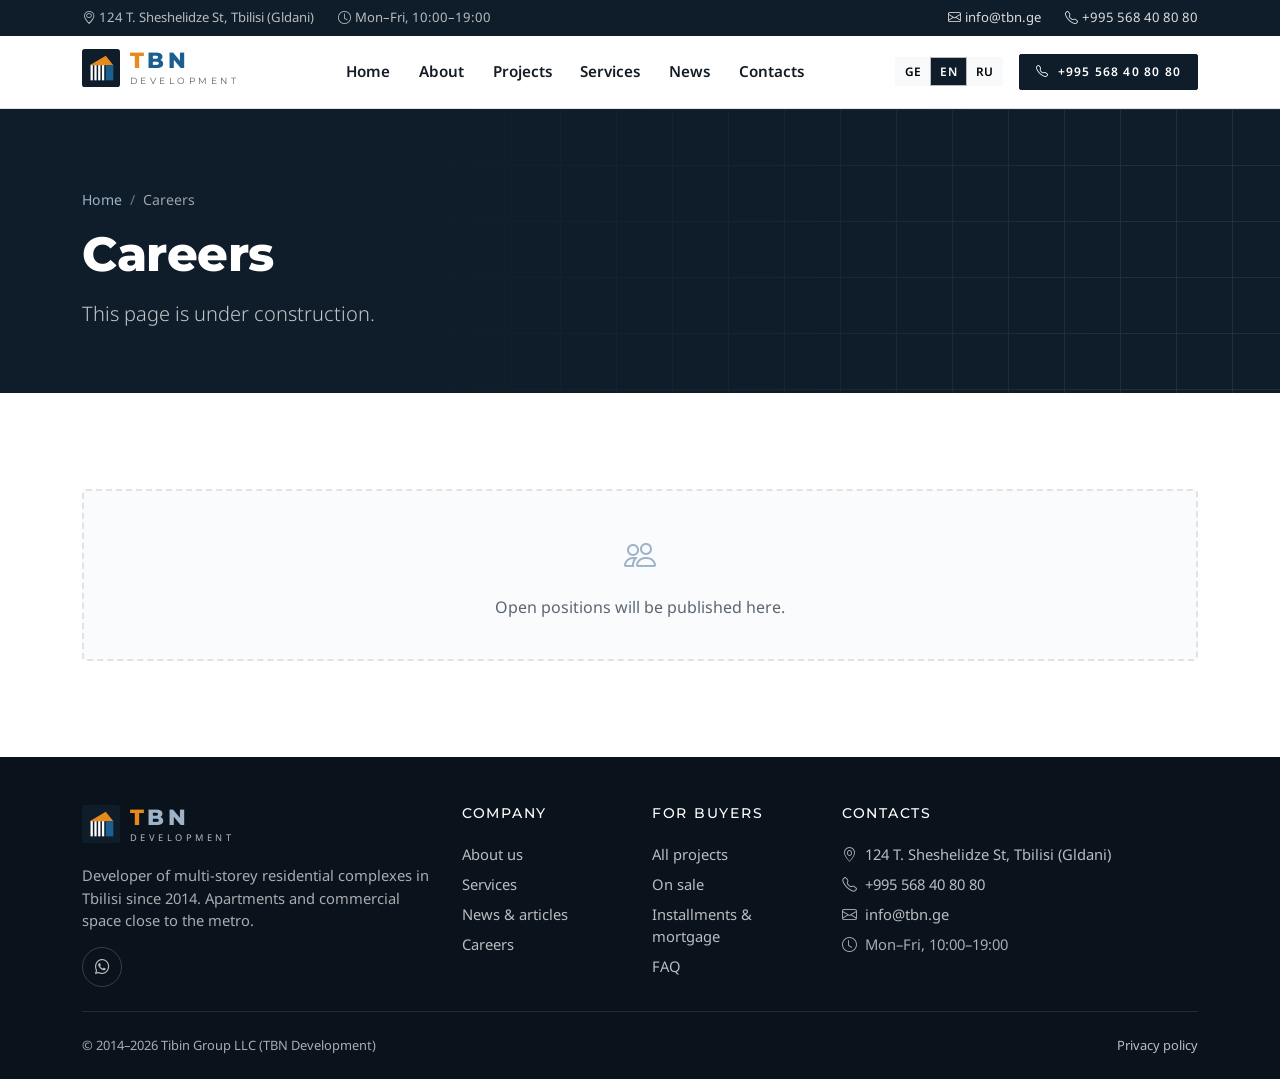
<file: careers.html>
<!doctype html>
<html lang="ru">
<head>
  <meta charset="utf-8">
  <meta name="viewport" content="width=device-width, initial-scale=1">
  <title data-i18n-doc="p.careers.title">Вакансии — TBN Development</title>
  <meta name="description" content="Работа в TBN Development" data-i18n-content="p.careers.desc">
  <meta name="theme-color" content="#0f1c29">
  <link rel="icon" href="assets/img/favicon.svg" type="image/svg+xml">
  <link rel="preconnect" href="https://fonts.googleapis.com">
  <link rel="preconnect" href="https://fonts.gstatic.com" crossorigin>
  <link href="https://fonts.googleapis.com/css2?family=Montserrat:wght@600;700;800&family=Noto+Sans:wght@400;500;600;700&family=Noto+Sans+Georgian:wght@400;600;700;800&display=swap" rel="stylesheet">
  <link href="https://cdn.jsdelivr.net/npm/bootstrap@5.3.3/dist/css/bootstrap.min.css" rel="stylesheet">
  <link href="https://cdn.jsdelivr.net/npm/bootstrap-icons@1.11.3/font/bootstrap-icons.min.css" rel="stylesheet">
  <link href="assets/css/style.css" rel="stylesheet">
  <script data-goatcounter="https://olegi808.goatcounter.com/count" async src="https://gc.zgo.at/count.js"></script>
</head>
<body data-page="careers">
  <a class="visually-hidden-focusable position-absolute top-0 start-0 m-2 btn btn-primary btn-sm" href="#main" data-i18n="ui.skip">Перейти к содержимому</a>
  <div data-include="header"></div>

  <main id="main">
    <section class="tbn-page-head">
      <div class="tbn-hero__grid"></div>
      <div class="container position-relative">
        <nav aria-label="breadcrumb">
          <ol class="breadcrumb mb-3">
            <li class="breadcrumb-item"><a href="index.html" data-i18n="nav.home">Главная</a></li>
            <li class="breadcrumb-item active" aria-current="page" data-i18n="p.careers.title">Вакансии</li>
          </ol>
        </nav>
        <h1 class="mb-3" data-i18n="p.careers.title">Вакансии</h1>
        <p class="lead opacity-75 mb-0" style="max-width:42rem" data-i18n="p.wip">Страница в разработке.</p>
      </div>
    </section>
    <section class="tbn-section"><div class="container"><div class="tbn-stub"><i class="bi bi-people"></i><p class="mt-3 mb-0" data-i18n="stub.careers">Открытые вакансии будут опубликованы здесь.</p></div></div></section>
  </main>

  <div data-include="footer"></div>

  <script src="https://cdn.jsdelivr.net/npm/bootstrap@5.3.3/dist/js/bootstrap.bundle.min.js"></script>
  <script src="assets/js/i18n.js"></script>
  <script src="assets/js/data.js"></script>
  <script src="assets/js/main.js"></script>
</body>
</html>
</file>
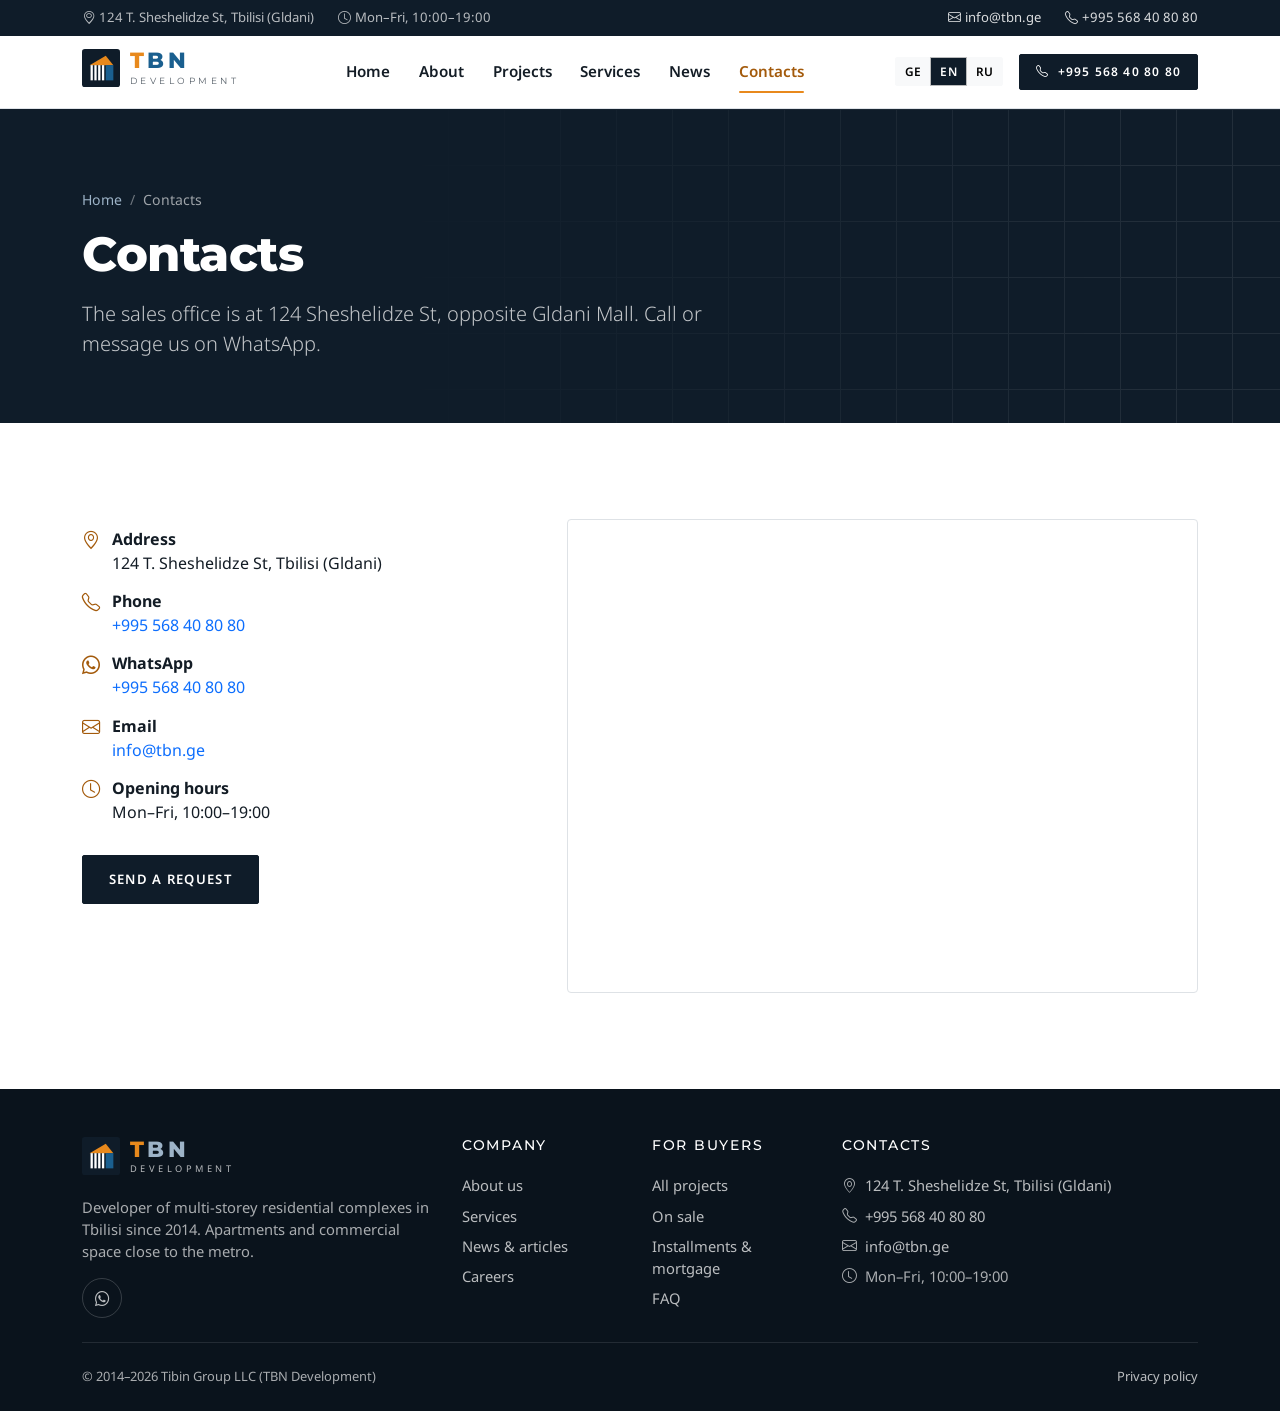
<file: contacts.html>
<!doctype html>
<html lang="ru">
<head>
  <meta charset="utf-8">
  <meta name="viewport" content="width=device-width, initial-scale=1">
  <title data-i18n-doc="p.contacts.title">Контакты — TBN Development</title>
  <meta name="description" content="Офис TBN Development: Тбилиси, ул. Т. Шешелидзе, 124. Телефон и WhatsApp." data-i18n-content="p.contacts.desc">
  <meta name="theme-color" content="#0f1c29">
  <link rel="icon" href="assets/img/favicon.svg" type="image/svg+xml">
  <link rel="preconnect" href="https://fonts.googleapis.com">
  <link rel="preconnect" href="https://fonts.gstatic.com" crossorigin>
  <link href="https://fonts.googleapis.com/css2?family=Montserrat:wght@600;700;800&family=Noto+Sans:wght@400;500;600;700&family=Noto+Sans+Georgian:wght@400;600;700;800&display=swap" rel="stylesheet">
  <link href="https://cdn.jsdelivr.net/npm/bootstrap@5.3.3/dist/css/bootstrap.min.css" rel="stylesheet">
  <link href="https://cdn.jsdelivr.net/npm/bootstrap-icons@1.11.3/font/bootstrap-icons.min.css" rel="stylesheet">
  <link href="assets/css/style.css" rel="stylesheet">
  <script data-goatcounter="https://olegi808.goatcounter.com/count" async src="https://gc.zgo.at/count.js"></script>
</head>
<body data-page="contacts">
  <a class="visually-hidden-focusable position-absolute top-0 start-0 m-2 btn btn-primary btn-sm" href="#main" data-i18n="ui.skip">Перейти к содержимому</a>
  <div data-include="header"></div>

  <main id="main">
    <section class="tbn-page-head">
      <div class="tbn-hero__grid"></div>
      <div class="container position-relative">
        <nav aria-label="breadcrumb">
          <ol class="breadcrumb mb-3">
            <li class="breadcrumb-item"><a href="index.html" data-i18n="nav.home">Главная</a></li>
            <li class="breadcrumb-item active" aria-current="page" data-i18n="p.contacts.title">Контакты</li>
          </ol>
        </nav>
        <h1 class="mb-3" data-i18n="p.contacts.title">Контакты</h1>
        <p class="lead opacity-75 mb-0" style="max-width:42rem" data-i18n="p.contacts.lead">Офис продаж — на ул. Шешелидзе, 124, напротив Gldani Mall. Звоните или пишите в WhatsApp.</p>
      </div>
    </section>
    <section class="tbn-section">
      <div class="container">
        <div class="row g-4 g-lg-5">
          <div class="col-lg-5">
            <ul class="tbn-check">
              <li><i class="bi bi-geo-alt"></i><span><strong data-i18n="ct.addr">Адрес</strong><br><span data-i18n="ui.address">Тбилиси, ул. Т. Шешелидзе, 124 (Глдани)</span></span></li>
              <li><i class="bi bi-telephone"></i><span><strong data-i18n="ct.phones">Телефон</strong><br><a href="tel:+995568408080">+995 568 40 80 80</a></span></li>
              <li><i class="bi bi-whatsapp"></i><span><strong>WhatsApp</strong><br><a href="https://wa.me/995568408080" target="_blank" rel="noopener">+995 568 40 80 80</a></span></li>
              <li><i class="bi bi-envelope"></i><span><strong data-i18n="ct.email">Email</strong><br><a href="mailto:info@tbn.ge">info@tbn.ge</a></span></li>
              <li><i class="bi bi-clock"></i><span><strong data-i18n="ct.hours">Часы работы</strong><br><span data-i18n="ui.hours">Пн–Пт, 10:00–19:00</span></span></li>
            </ul>
            <a href="index.html#lead" class="btn btn-primary mt-4" data-i18n="ct.btn">Оставить заявку</a>
          </div>
          <div class="col-lg-7">
            <div class="ratio ratio-4x3 rounded-4 overflow-hidden border">
              <iframe title="Офис TBN Development на карте" data-i18n-title="ct.map" src="https://www.google.com/maps?q=41.79012,44.81297&z=15&output=embed" loading="lazy" referrerpolicy="no-referrer-when-downgrade" style="border:0"></iframe>
            </div>
          </div>
        </div>
      </div>
    </section>
  </main>

  <div data-include="footer"></div>

  <script src="https://cdn.jsdelivr.net/npm/bootstrap@5.3.3/dist/js/bootstrap.bundle.min.js"></script>
  <script src="assets/js/i18n.js"></script>
  <script src="assets/js/data.js"></script>
  <script src="assets/js/main.js"></script>
</body>
</html>
</file>
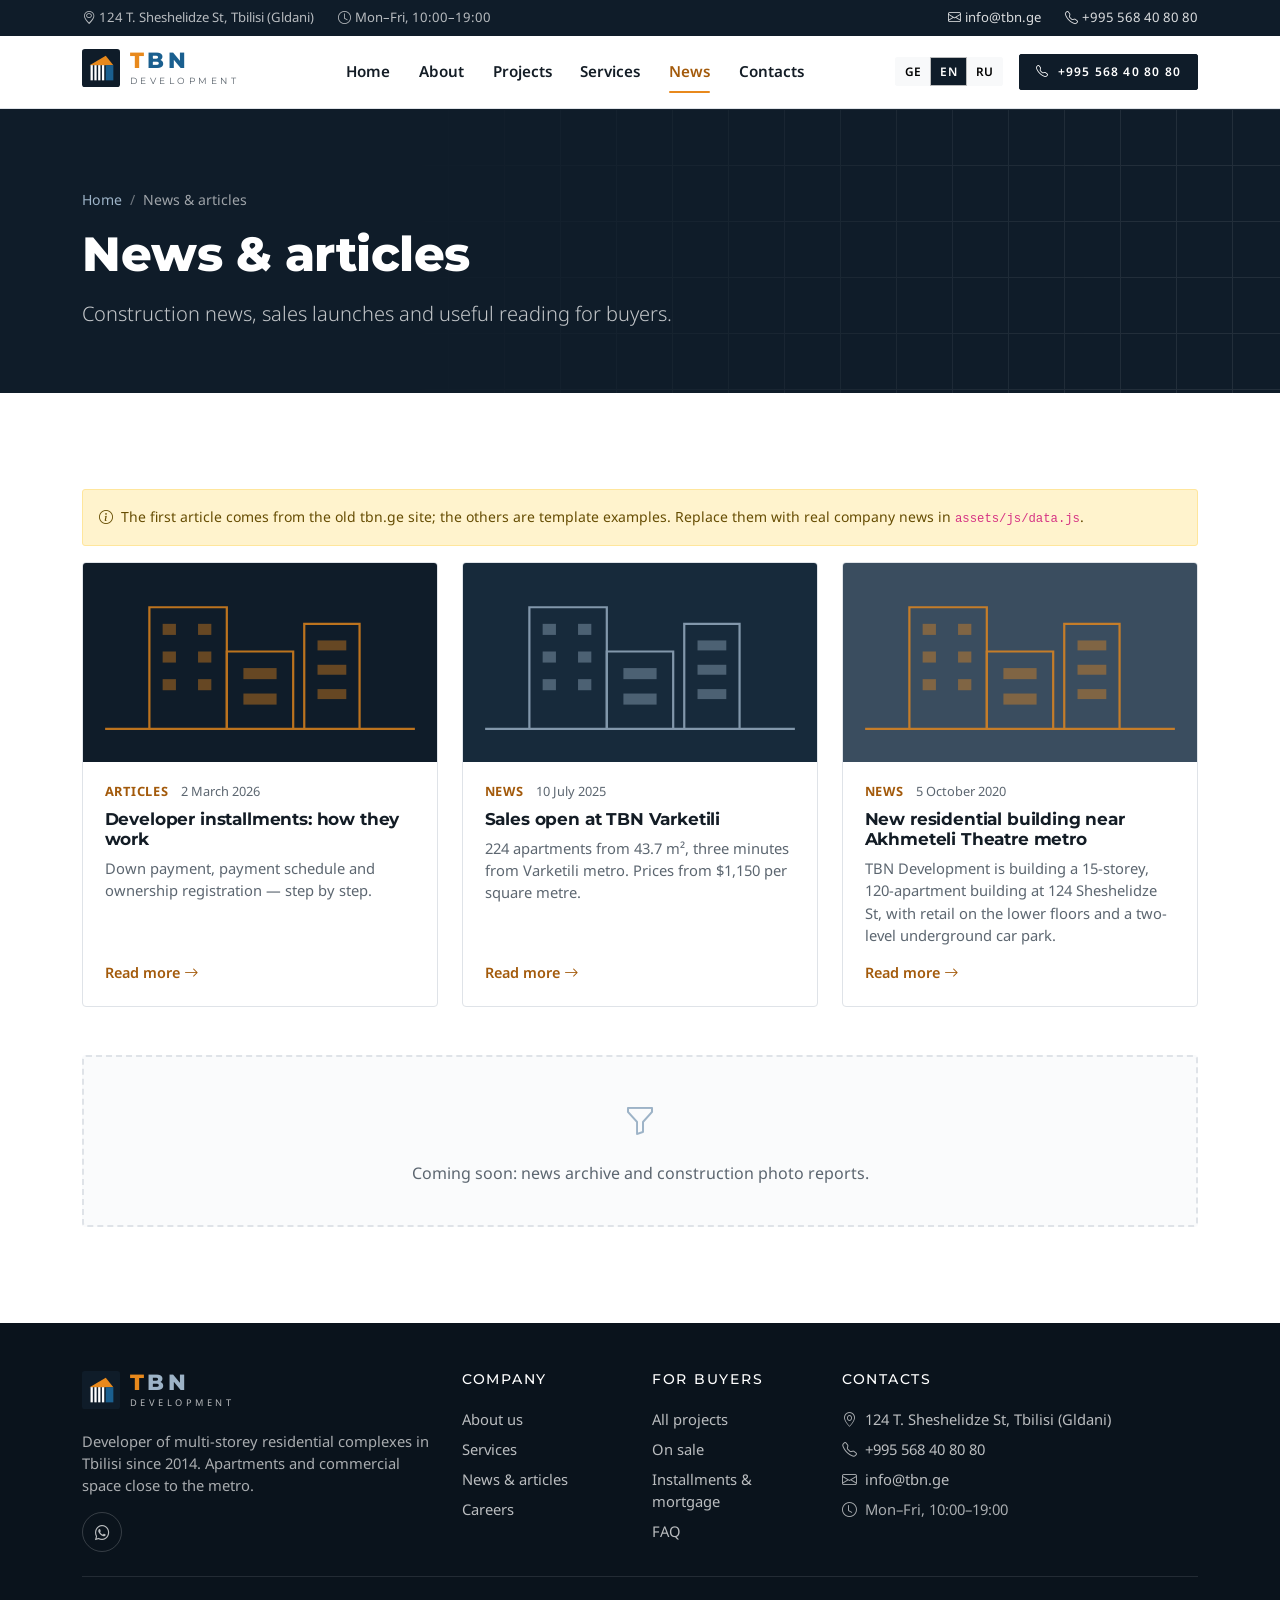
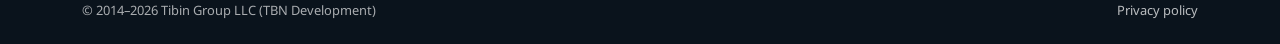
<file: news.html>
<!doctype html>
<html lang="ru">
<head>
  <meta charset="utf-8">
  <meta name="viewport" content="width=device-width, initial-scale=1">
  <title data-i18n-doc="p.news.title">Новости и статьи — TBN Development</title>
  <meta name="description" content="Новости TBN Development и статьи о покупке жилья в Тбилиси." data-i18n-content="p.news.desc">
  <meta name="theme-color" content="#0f1c29">
  <link rel="icon" href="assets/img/favicon.svg" type="image/svg+xml">
  <link rel="preconnect" href="https://fonts.googleapis.com">
  <link rel="preconnect" href="https://fonts.gstatic.com" crossorigin>
  <link href="https://fonts.googleapis.com/css2?family=Montserrat:wght@600;700;800&family=Noto+Sans:wght@400;500;600;700&family=Noto+Sans+Georgian:wght@400;600;700;800&display=swap" rel="stylesheet">
  <link href="https://cdn.jsdelivr.net/npm/bootstrap@5.3.3/dist/css/bootstrap.min.css" rel="stylesheet">
  <link href="https://cdn.jsdelivr.net/npm/bootstrap-icons@1.11.3/font/bootstrap-icons.min.css" rel="stylesheet">
  <link href="assets/css/style.css" rel="stylesheet">
  <script data-goatcounter="https://olegi808.goatcounter.com/count" async src="https://gc.zgo.at/count.js"></script>
</head>
<body data-page="news">
  <a class="visually-hidden-focusable position-absolute top-0 start-0 m-2 btn btn-primary btn-sm" href="#main" data-i18n="ui.skip">Перейти к содержимому</a>
  <div data-include="header"></div>

  <main id="main">
    <section class="tbn-page-head">
      <div class="tbn-hero__grid"></div>
      <div class="container position-relative">
        <nav aria-label="breadcrumb">
          <ol class="breadcrumb mb-3">
            <li class="breadcrumb-item"><a href="index.html" data-i18n="nav.home">Главная</a></li>
            <li class="breadcrumb-item active" aria-current="page" data-i18n="p.news.title">Новости и статьи</li>
          </ol>
        </nav>
        <h1 class="mb-3" data-i18n="p.news.title">Новости и статьи</h1>
        <p class="lead opacity-75 mb-0" style="max-width:42rem" data-i18n="p.news.lead">Новости строительства, старт продаж и полезные материалы для покупателей.</p>
      </div>
    </section>
    <section class="tbn-section">
      <div class="container">
        <div class="alert alert-warning small"><i class="bi bi-info-circle me-2"></i><span data-i18n="news.demo">Первый материал взят со старого сайта tbn.ge, остальные — шаблонные примеры. Замените их на реальные новости компании в <code>assets/js/data.js</code>.</span></div>
        <div class="row g-4" data-news></div>
        <div class="mt-5"><div class="tbn-stub"><i class="bi bi-funnel"></i><p class="mt-3 mb-0" data-i18n="stub.news">Раздел в разработке: архив новостей и фотоотчёты со строек.</p></div></div>
      </div>
    </section>
  </main>

  <div data-include="footer"></div>

  <script src="https://cdn.jsdelivr.net/npm/bootstrap@5.3.3/dist/js/bootstrap.bundle.min.js"></script>
  <script src="assets/js/i18n.js"></script>
  <script src="assets/js/data.js"></script>
  <script src="assets/js/main.js"></script>
</body>
</html>
</file>
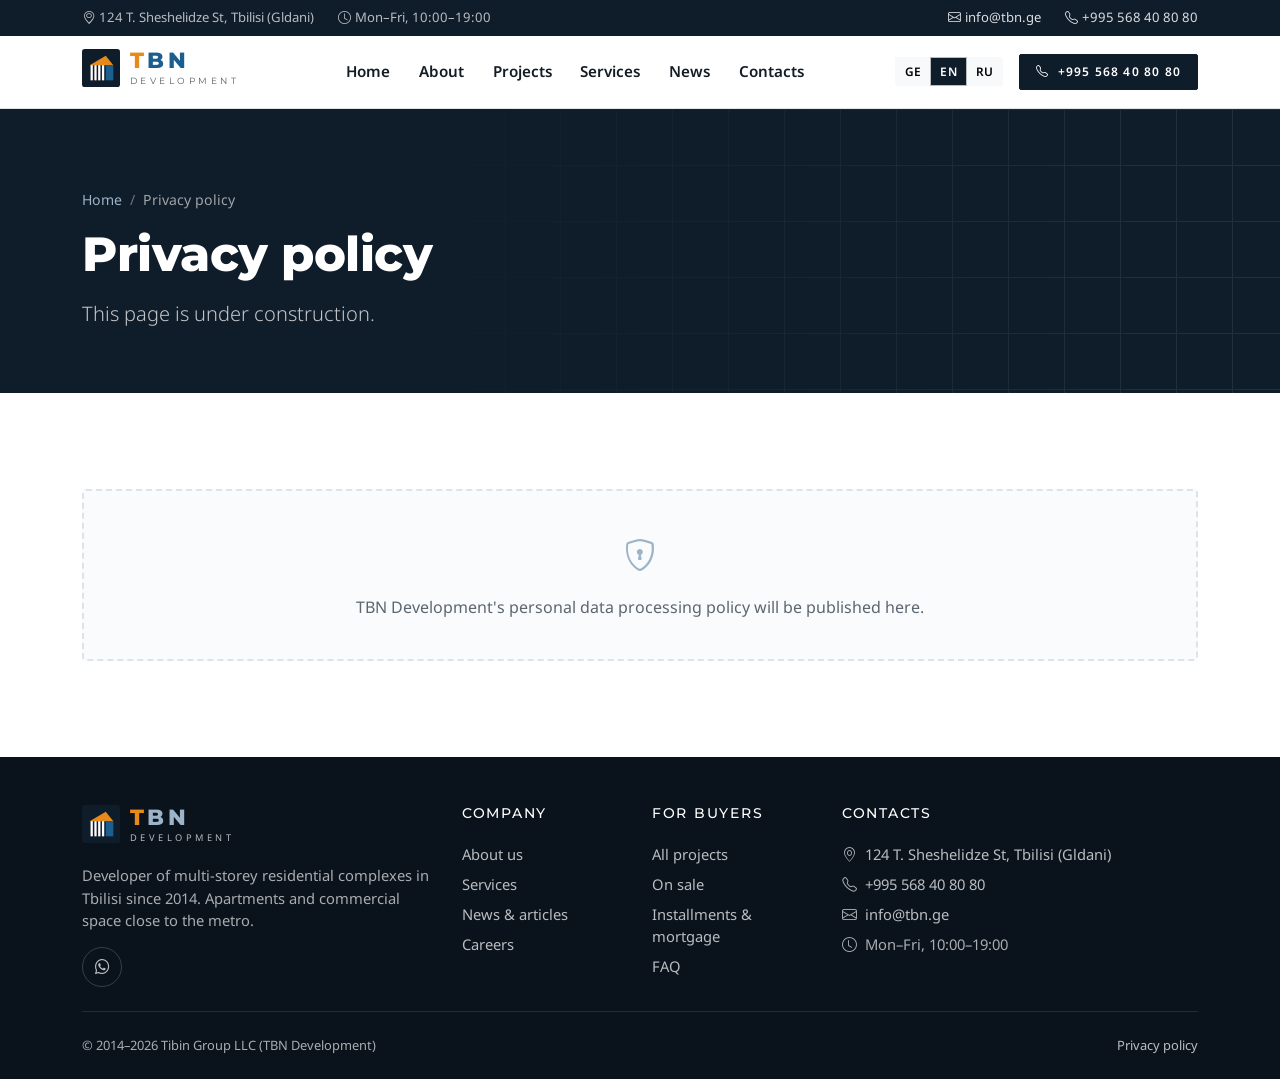
<file: privacy.html>
<!doctype html>
<html lang="ru">
<head>
  <meta charset="utf-8">
  <meta name="viewport" content="width=device-width, initial-scale=1">
  <title data-i18n-doc="p.privacy.title">Политика конфиденциальности — TBN Development</title>
  <meta name="description" content="Политика обработки персональных данных" data-i18n-content="p.privacy.desc">
  <meta name="theme-color" content="#0f1c29">
  <link rel="icon" href="assets/img/favicon.svg" type="image/svg+xml">
  <link rel="preconnect" href="https://fonts.googleapis.com">
  <link rel="preconnect" href="https://fonts.gstatic.com" crossorigin>
  <link href="https://fonts.googleapis.com/css2?family=Montserrat:wght@600;700;800&family=Noto+Sans:wght@400;500;600;700&family=Noto+Sans+Georgian:wght@400;600;700;800&display=swap" rel="stylesheet">
  <link href="https://cdn.jsdelivr.net/npm/bootstrap@5.3.3/dist/css/bootstrap.min.css" rel="stylesheet">
  <link href="https://cdn.jsdelivr.net/npm/bootstrap-icons@1.11.3/font/bootstrap-icons.min.css" rel="stylesheet">
  <link href="assets/css/style.css" rel="stylesheet">
  <script data-goatcounter="https://olegi808.goatcounter.com/count" async src="https://gc.zgo.at/count.js"></script>
</head>
<body data-page="privacy">
  <a class="visually-hidden-focusable position-absolute top-0 start-0 m-2 btn btn-primary btn-sm" href="#main" data-i18n="ui.skip">Перейти к содержимому</a>
  <div data-include="header"></div>

  <main id="main">
    <section class="tbn-page-head">
      <div class="tbn-hero__grid"></div>
      <div class="container position-relative">
        <nav aria-label="breadcrumb">
          <ol class="breadcrumb mb-3">
            <li class="breadcrumb-item"><a href="index.html" data-i18n="nav.home">Главная</a></li>
            <li class="breadcrumb-item active" aria-current="page" data-i18n="p.privacy.title">Политика конфиденциальности</li>
          </ol>
        </nav>
        <h1 class="mb-3" data-i18n="p.privacy.title">Политика конфиденциальности</h1>
        <p class="lead opacity-75 mb-0" style="max-width:42rem" data-i18n="p.wip">Страница в разработке.</p>
      </div>
    </section>
    <section class="tbn-section"><div class="container"><div class="tbn-stub"><i class="bi bi-shield-lock"></i><p class="mt-3 mb-0" data-i18n="stub.privacy">Здесь будет опубликована политика обработки персональных данных TBN Development.</p></div></div></section>
  </main>

  <div data-include="footer"></div>

  <script src="https://cdn.jsdelivr.net/npm/bootstrap@5.3.3/dist/js/bootstrap.bundle.min.js"></script>
  <script src="assets/js/i18n.js"></script>
  <script src="assets/js/data.js"></script>
  <script src="assets/js/main.js"></script>
</body>
</html>
</file>
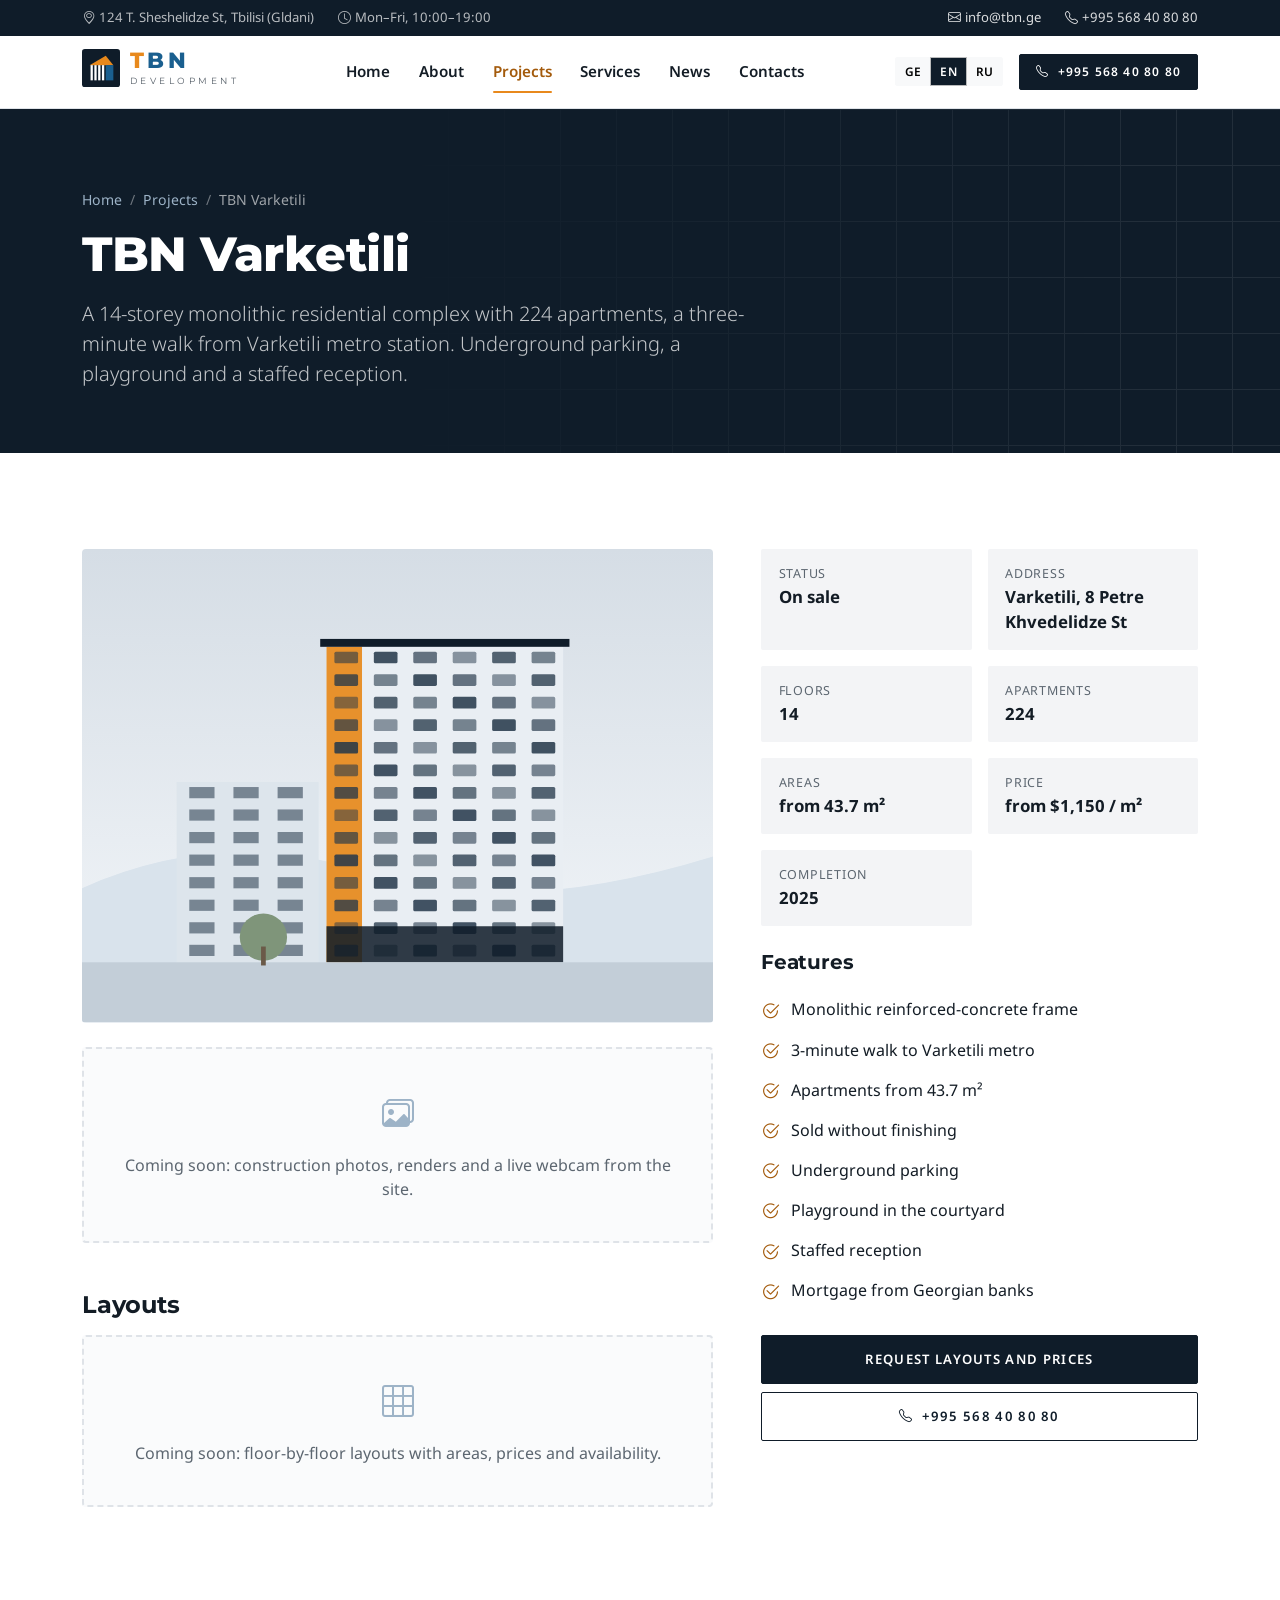
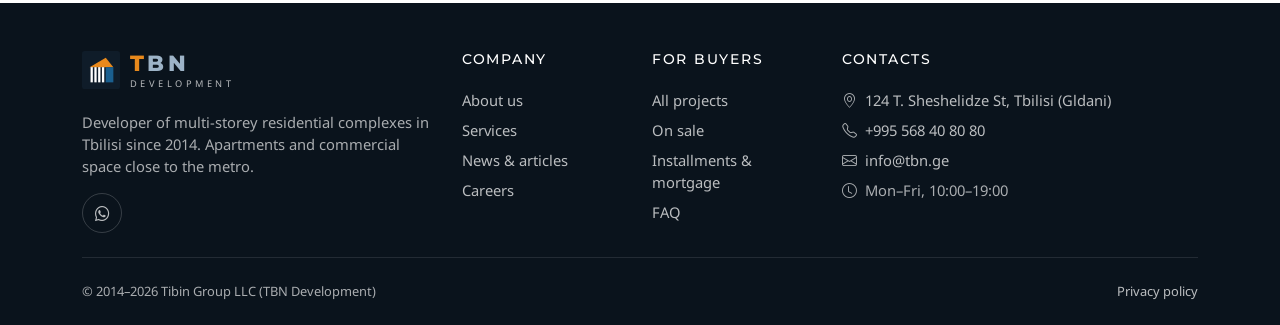
<file: project.html>
<!doctype html>
<html lang="ru">
<head>
  <meta charset="utf-8">
  <meta name="viewport" content="width=device-width, initial-scale=1">
  <title data-i18n-doc="p.project.title">Проект — TBN Development</title>
  <meta name="description" content="Описание жилого проекта TBN Development." data-i18n-content="p.project.desc">
  <meta name="theme-color" content="#0f1c29">
  <link rel="icon" href="assets/img/favicon.svg" type="image/svg+xml">
  <link rel="preconnect" href="https://fonts.googleapis.com">
  <link rel="preconnect" href="https://fonts.gstatic.com" crossorigin>
  <link href="https://fonts.googleapis.com/css2?family=Montserrat:wght@600;700;800&family=Noto+Sans:wght@400;500;600;700&family=Noto+Sans+Georgian:wght@400;600;700;800&display=swap" rel="stylesheet">
  <link href="https://cdn.jsdelivr.net/npm/bootstrap@5.3.3/dist/css/bootstrap.min.css" rel="stylesheet">
  <link href="https://cdn.jsdelivr.net/npm/bootstrap-icons@1.11.3/font/bootstrap-icons.min.css" rel="stylesheet">
  <link href="assets/css/style.css" rel="stylesheet">
  <script data-goatcounter="https://olegi808.goatcounter.com/count" async src="https://gc.zgo.at/count.js"></script>
</head>
<body data-page="projects">
  <a class="visually-hidden-focusable position-absolute top-0 start-0 m-2 btn btn-primary btn-sm" href="#main" data-i18n="ui.skip">Перейти к содержимому</a>
  <div data-include="header"></div>

  <main id="main">
    <section class="tbn-page-head">
      <div class="tbn-hero__grid"></div>
      <div class="container position-relative">
        <nav aria-label="breadcrumb">
          <ol class="breadcrumb mb-3">
            <li class="breadcrumb-item"><a href="index.html" data-i18n="nav.home">Главная</a></li>
            <li class="breadcrumb-item"><a href="projects.html" data-i18n="nav.projects">Проекты</a></li><li class="breadcrumb-item active" aria-current="page" data-p="title"></li>
          </ol>
        </nav>
        <h1 class="mb-3"><span data-p="title"></span></h1>
        <p class="lead opacity-75 mb-0" style="max-width:42rem" data-i18n="-"><span data-p="summary"></span></p>
      </div>
    </section>
    <section class="tbn-section" data-project-detail>
      <div class="container">
        <div class="row g-4 g-lg-5">
          <div class="col-lg-7">
            <div class="rounded-4 overflow-hidden mb-4" style="aspect-ratio:4/3" data-visual></div>
            <div class="tbn-stub"><i class="bi bi-images"></i><p class="mt-3 mb-0" data-i18n="stub.gallery">Раздел в разработке: фотографии стройки, рендеры и трансляция с веб-камеры на объекте.</p></div>
            <h2 class="h4 fw-bold mt-5 mb-3" data-i18n="pr.layouts">Планировки</h2>
            <div class="tbn-stub"><i class="bi bi-grid-3x3"></i><p class="mt-3 mb-0" data-i18n="stub.layouts">Раздел в разработке: планировки по этажам с площадями, ценами и статусом квартир.</p></div>
          </div>
          <div class="col-lg-5">
            <div class="tbn-spec mb-4" data-spec></div>
            <h2 class="h5 fw-bold mb-3" data-i18n="pr.features">Особенности</h2>
            <ul class="tbn-check mb-4" data-features></ul>
            <a href="index.html#lead" class="btn btn-primary w-100 mb-2" data-i18n="pr.cta">Запросить планировки и цены</a>
            <a href="tel:+995568408080" class="btn btn-outline-dark w-100"><i class="bi bi-telephone me-2"></i>+995 568 40 80 80</a>
          </div>
        </div>
      </div>
    </section>
  </main>

  <div data-include="footer"></div>

  <script src="https://cdn.jsdelivr.net/npm/bootstrap@5.3.3/dist/js/bootstrap.bundle.min.js"></script>
  <script src="assets/js/i18n.js"></script>
  <script src="assets/js/data.js"></script>
  <script src="assets/js/main.js"></script>
</body>
</html>
</file>
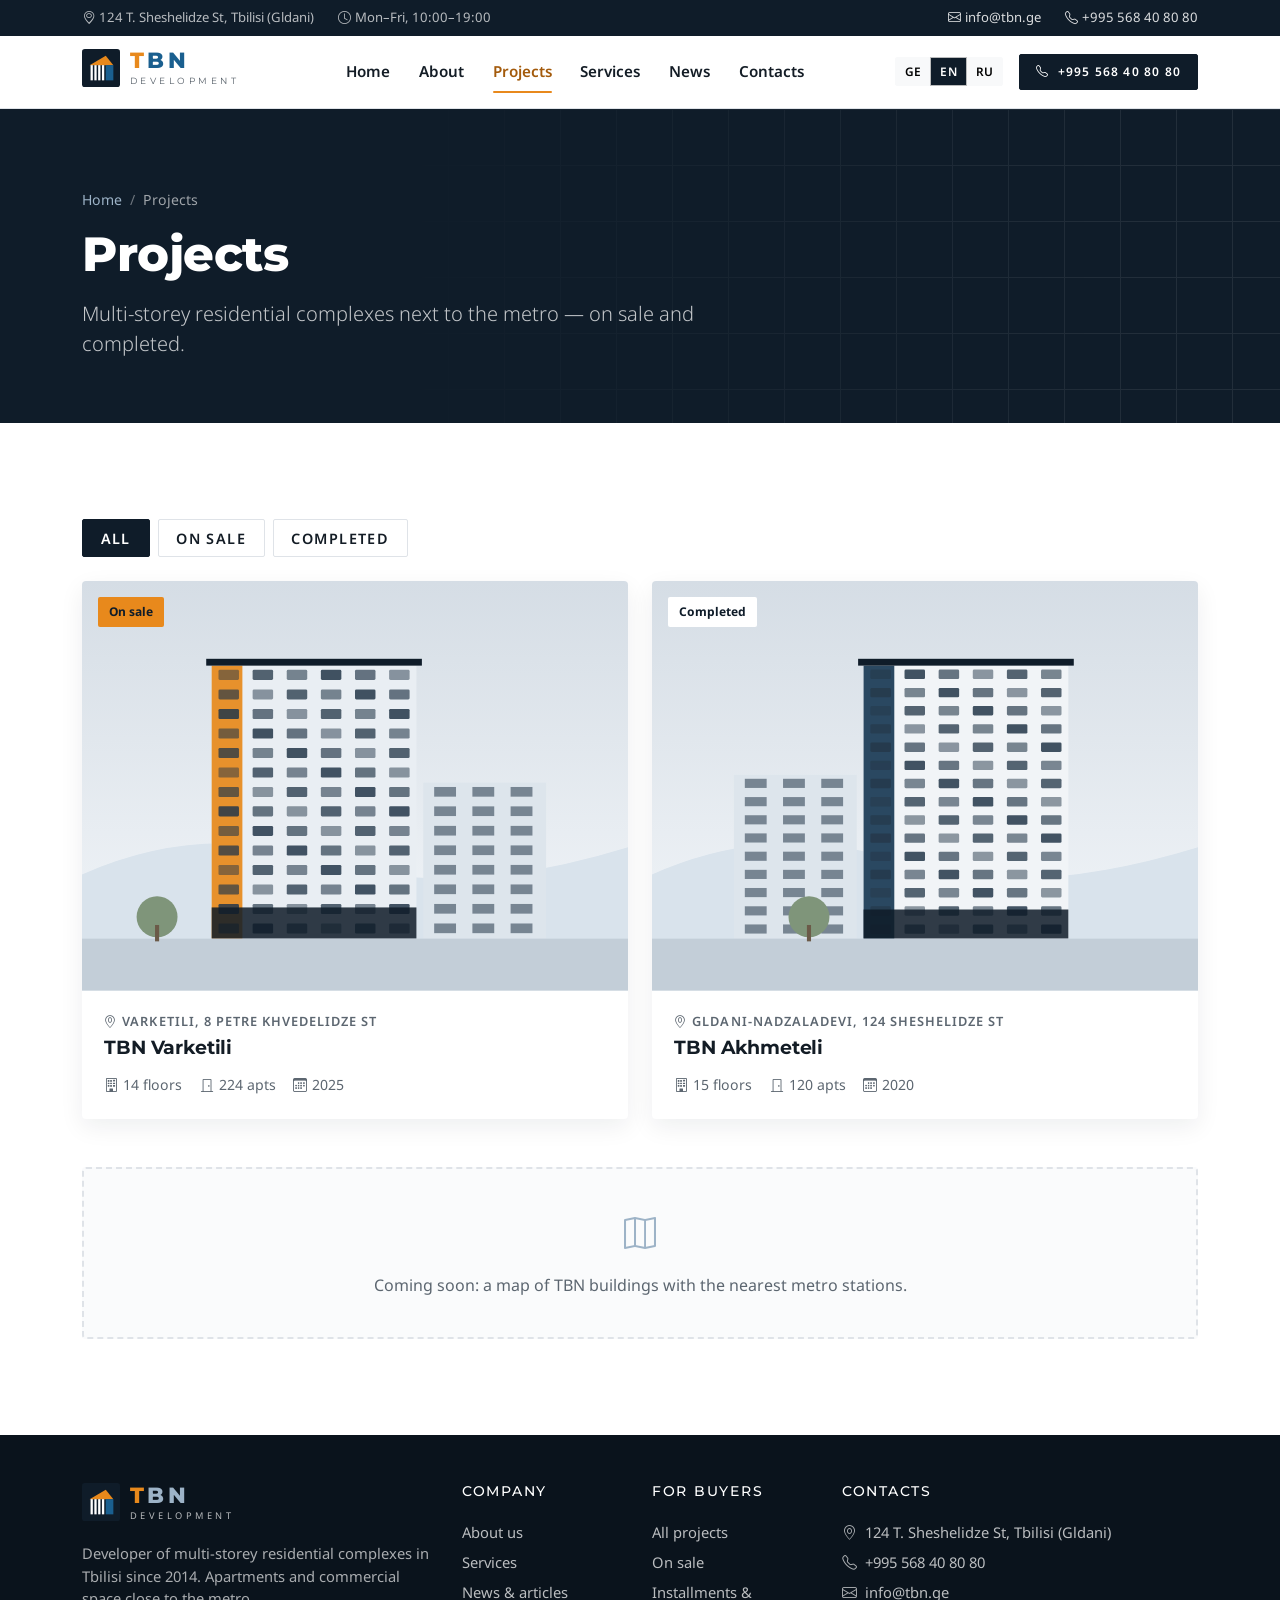
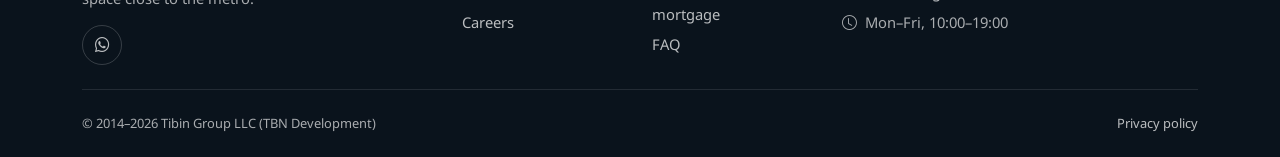
<file: projects.html>
<!doctype html>
<html lang="ru">
<head>
  <meta charset="utf-8">
  <meta name="viewport" content="width=device-width, initial-scale=1">
  <title data-i18n-doc="p.projects.title">Проекты — TBN Development</title>
  <meta name="description" content="Жилые комплексы TBN Development в Тбилиси: в продаже и реализованные." data-i18n-content="p.projects.desc">
  <meta name="theme-color" content="#0f1c29">
  <link rel="icon" href="assets/img/favicon.svg" type="image/svg+xml">
  <link rel="preconnect" href="https://fonts.googleapis.com">
  <link rel="preconnect" href="https://fonts.gstatic.com" crossorigin>
  <link href="https://fonts.googleapis.com/css2?family=Montserrat:wght@600;700;800&family=Noto+Sans:wght@400;500;600;700&family=Noto+Sans+Georgian:wght@400;600;700;800&display=swap" rel="stylesheet">
  <link href="https://cdn.jsdelivr.net/npm/bootstrap@5.3.3/dist/css/bootstrap.min.css" rel="stylesheet">
  <link href="https://cdn.jsdelivr.net/npm/bootstrap-icons@1.11.3/font/bootstrap-icons.min.css" rel="stylesheet">
  <link href="assets/css/style.css" rel="stylesheet">
  <script data-goatcounter="https://olegi808.goatcounter.com/count" async src="https://gc.zgo.at/count.js"></script>
</head>
<body data-page="projects">
  <a class="visually-hidden-focusable position-absolute top-0 start-0 m-2 btn btn-primary btn-sm" href="#main" data-i18n="ui.skip">Перейти к содержимому</a>
  <div data-include="header"></div>

  <main id="main">
    <section class="tbn-page-head">
      <div class="tbn-hero__grid"></div>
      <div class="container position-relative">
        <nav aria-label="breadcrumb">
          <ol class="breadcrumb mb-3">
            <li class="breadcrumb-item"><a href="index.html" data-i18n="nav.home">Главная</a></li>
            <li class="breadcrumb-item active" aria-current="page" data-i18n="p.projects.title">Проекты</li>
          </ol>
        </nav>
        <h1 class="mb-3" data-i18n="p.projects.title">Проекты</h1>
        <p class="lead opacity-75 mb-0" style="max-width:42rem" data-i18n="p.projects.lead">Многоэтажные жилые комплексы рядом с метро — в продаже и реализованные.</p>
      </div>
    </section>
    <section class="tbn-section">
      <div class="container">
        <div class="tbn-filter d-flex flex-wrap gap-2 mb-4" data-filter role="group" aria-label="Фильтр проектов" data-i18n-aria="flt.aria">
          <button class="btn active" data-value="all" type="button" data-i18n="flt.all">Все</button>
          <button class="btn" data-value="active" type="button" data-i18n="flt.active">В продаже</button>
          <button class="btn" data-value="done" type="button" data-i18n="flt.done">Реализованные</button>
        </div>
        <div class="row g-4" data-projects></div>
        <div class="mt-5"><div class="tbn-stub"><i class="bi bi-map"></i><p class="mt-3 mb-0" data-i18n="stub.map">Раздел в разработке: карта объектов TBN с ближайшими станциями метро.</p></div></div>
      </div>
    </section>
  </main>

  <div data-include="footer"></div>

  <script src="https://cdn.jsdelivr.net/npm/bootstrap@5.3.3/dist/js/bootstrap.bundle.min.js"></script>
  <script src="assets/js/i18n.js"></script>
  <script src="assets/js/data.js"></script>
  <script src="assets/js/main.js"></script>
</body>
</html>
</file>
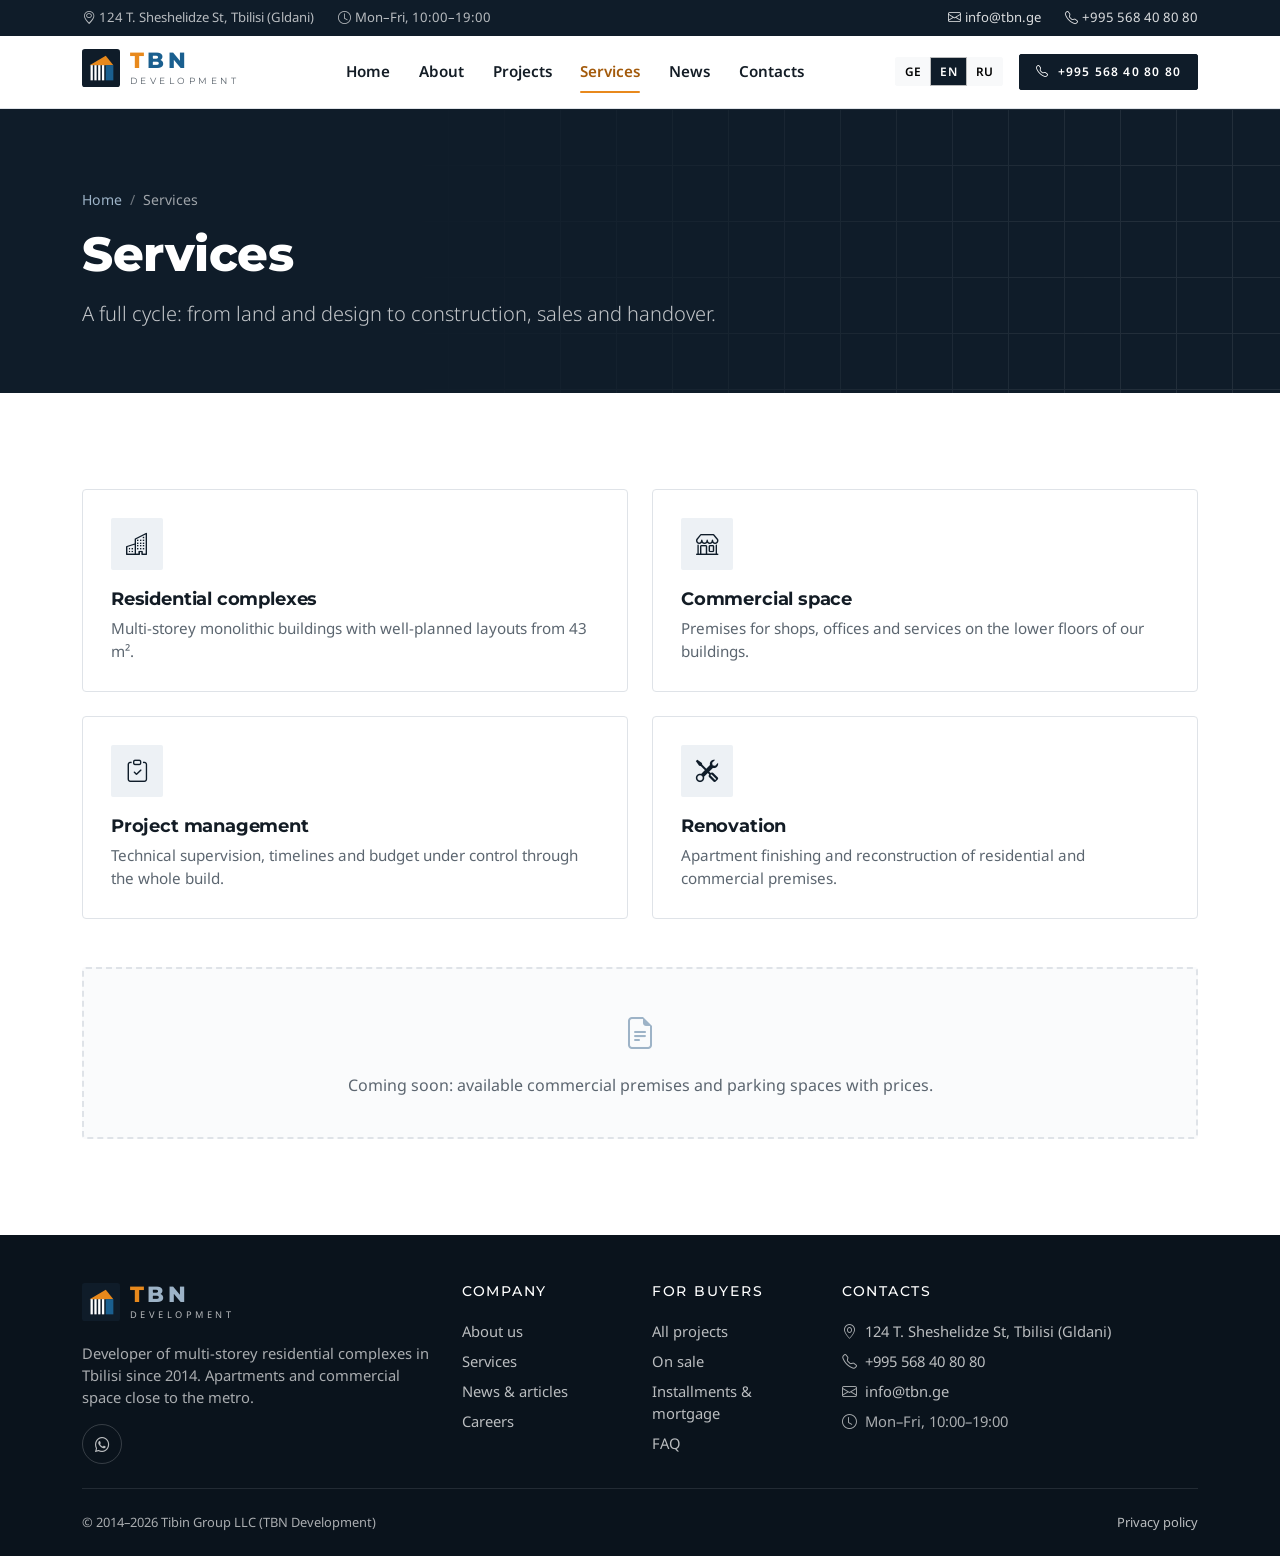
<file: services.html>
<!doctype html>
<html lang="ru">
<head>
  <meta charset="utf-8">
  <meta name="viewport" content="width=device-width, initial-scale=1">
  <title data-i18n-doc="p.services.title">Услуги — TBN Development</title>
  <meta name="description" content="Жилые комплексы, коммерческие помещения, управление проектами и ремонт в Тбилиси." data-i18n-content="p.services.desc">
  <meta name="theme-color" content="#0f1c29">
  <link rel="icon" href="assets/img/favicon.svg" type="image/svg+xml">
  <link rel="preconnect" href="https://fonts.googleapis.com">
  <link rel="preconnect" href="https://fonts.gstatic.com" crossorigin>
  <link href="https://fonts.googleapis.com/css2?family=Montserrat:wght@600;700;800&family=Noto+Sans:wght@400;500;600;700&family=Noto+Sans+Georgian:wght@400;600;700;800&display=swap" rel="stylesheet">
  <link href="https://cdn.jsdelivr.net/npm/bootstrap@5.3.3/dist/css/bootstrap.min.css" rel="stylesheet">
  <link href="https://cdn.jsdelivr.net/npm/bootstrap-icons@1.11.3/font/bootstrap-icons.min.css" rel="stylesheet">
  <link href="assets/css/style.css" rel="stylesheet">
  <script data-goatcounter="https://olegi808.goatcounter.com/count" async src="https://gc.zgo.at/count.js"></script>
</head>
<body data-page="services">
  <a class="visually-hidden-focusable position-absolute top-0 start-0 m-2 btn btn-primary btn-sm" href="#main" data-i18n="ui.skip">Перейти к содержимому</a>
  <div data-include="header"></div>

  <main id="main">
    <section class="tbn-page-head">
      <div class="tbn-hero__grid"></div>
      <div class="container position-relative">
        <nav aria-label="breadcrumb">
          <ol class="breadcrumb mb-3">
            <li class="breadcrumb-item"><a href="index.html" data-i18n="nav.home">Главная</a></li>
            <li class="breadcrumb-item active" aria-current="page" data-i18n="p.services.title">Услуги</li>
          </ol>
        </nav>
        <h1 class="mb-3" data-i18n="p.services.title">Услуги</h1>
        <p class="lead opacity-75 mb-0" style="max-width:42rem" data-i18n="p.services.lead">Полный цикл: от участка и проекта до строительства, продаж и сдачи дома.</p>
      </div>
    </section>
    <section class="tbn-section">
      <div class="container">
        <div class="row g-4">
          <div class="col-md-6"><div class="tbn-service"><div class="tbn-service__icon"><i class="bi bi-buildings"></i></div><h3 data-i18n="svc.design.t">Жилые комплексы</h3><p data-i18n="svc.design.d">Многоэтажные монолитные дома с продуманными планировками от 43 м².</p></div></div>
          <div class="col-md-6"><div class="tbn-service"><div class="tbn-service__icon"><i class="bi bi-shop"></i></div><h3 data-i18n="svc.build.t">Коммерция</h3><p data-i18n="svc.build.d">Помещения под магазины, офисы и сервисы на нижних этажах наших домов.</p></div></div>
          <div class="col-md-6"><div class="tbn-service"><div class="tbn-service__icon"><i class="bi bi-clipboard-check"></i></div><h3 data-i18n="svc.finish.t">Управление проектом</h3><p data-i18n="svc.finish.d">Технический надзор, сроки и бюджет под контролем на всём цикле стройки.</p></div></div>
          <div class="col-md-6"><div class="tbn-service"><div class="tbn-service__icon"><i class="bi bi-tools"></i></div><h3 data-i18n="svc.repair.t">Ремонт</h3><p data-i18n="svc.repair.d">Отделка квартир и реконструкция жилых и коммерческих помещений.</p></div></div>
        </div>
        <div class="mt-5"><div class="tbn-stub"><i class="bi bi-file-earmark-text"></i><p class="mt-3 mb-0" data-i18n="stub.services">Раздел в разработке: свободные коммерческие помещения и машиноместа с ценами.</p></div></div>
      </div>
    </section>
  </main>

  <div data-include="footer"></div>

  <script src="https://cdn.jsdelivr.net/npm/bootstrap@5.3.3/dist/js/bootstrap.bundle.min.js"></script>
  <script src="assets/js/i18n.js"></script>
  <script src="assets/js/data.js"></script>
  <script src="assets/js/main.js"></script>
</body>
</html>
</file>
<file: assets/css/style.css>
/* ==========================================================================
   TBN Development — основной стиль
   Bootstrap 5.3 + кастомная тема. Цвета вынесены в переменные — меняйте здесь.
   ========================================================================== */

:root {
  /* Строгая палитра TBN: графитово-синий + сталь; оранжевый логотипа — только тонкий акцент */
  --tbn-navy: #0f1c29;        /* почти чёрный синий */
  --tbn-navy-2: #172a3b;
  --tbn-sky: #9db3c7;         /* стальной голубой для тёмного фона */
  --tbn-sky-soft: #edf1f5;
  --tbn-accent: #e8891c;      /* приглушённый оранжевый из логотипа */
  --tbn-accent-dark: #cf7612;
  --tbn-accent-ink: #a35a0b;  /* оранжевый для мелкого текста на белом (контраст ≥ 4.5) */
  --tbn-sand: #f3f4f6;
  --tbn-text: #131c25;
  --tbn-muted: #5c6670;
  --tbn-border: #dfe3e8;
  --tbn-radius: 4px;
  --tbn-shadow: 0 8px 24px rgba(15, 28, 41, .07);

  /* Переопределение переменных Bootstrap */
  --bs-primary: var(--tbn-navy);
  --bs-primary-rgb: 15, 28, 41;
  --bs-body-font-family: "Noto Sans", "Noto Sans Georgian", system-ui, sans-serif;
  --bs-body-color: var(--tbn-text);
  --bs-link-color: var(--tbn-accent-ink);
  --bs-link-hover-color: var(--tbn-navy);
  --bs-border-radius: 3px; --bs-border-radius-lg: 4px; --bs-border-radius-xl: 4px; --bs-border-radius-xxl: 4px;
}

html { scroll-behavior: smooth; scroll-padding-top: 80px; }
body { background: #fff; color: var(--tbn-text); -webkit-font-smoothing: antialiased; }

h1, h2, h3, h4, h5, .display-font, .navbar-brand {
  font-family: "Montserrat", "Noto Sans Georgian", sans-serif;
  letter-spacing: -.01em;
}

a { text-decoration: none; }

/* ---------- Грузинский: свой шрифт, без капса (Мтаврули), длинные слова переносятся ---------- */
html:lang(ka) body { font-family: "Noto Sans Georgian", "Noto Sans", sans-serif; }
html:lang(ka) h1, html:lang(ka) h2, html:lang(ka) h3, html:lang(ka) h4, html:lang(ka) h5 { font-family: "Noto Sans Georgian", sans-serif; letter-spacing: 0; }
html:lang(ka) .tbn-eyebrow, html:lang(ka) .tbn-project__district, html:lang(ka) .tbn-news__tag,
html:lang(ka) .tbn-spec small, html:lang(ka) .tbn-footer h4 { text-transform: none; letter-spacing: .02em; }
html:lang(ka) .tbn-hero h1 { font-size: clamp(1.8rem, 4.2vw, 3.1rem); }
html:lang(ka) .tbn-page-head h1, html:lang(ka) .tbn-section__title { font-size: clamp(1.5rem, 3.6vw, 2.4rem); }
html:lang(ka) .nav-link { font-size: .9rem; padding-left: .6rem !important; padding-right: .6rem !important; }
h1, h2, h3 { overflow-wrap: break-word; hyphens: auto; }
img { max-width: 100%; }

/* ---------- Кнопки ---------- */
.btn { font-weight: 600; padding: .85rem 1.6rem; border-radius: 2px; font-size: .82rem; letter-spacing: .1em; text-transform: uppercase; }
.btn-sm { padding: .5rem 1rem; font-size: .75rem; }
.btn-lg { font-size: .85rem; padding: 1rem 1.9rem; }
html:lang(ka) .btn { text-transform: none; letter-spacing: .02em; font-size: .9rem; }
/* Основная кнопка: тёмная на светлом фоне, белая на тёмном */
.btn-primary {
  --bs-btn-bg: var(--tbn-navy); --bs-btn-border-color: var(--tbn-navy); --bs-btn-color: #fff;
  --bs-btn-hover-bg: var(--tbn-navy-2); --bs-btn-hover-border-color: var(--tbn-navy-2); --bs-btn-hover-color: #fff;
  --bs-btn-active-bg: #000; --bs-btn-active-border-color: #000; --bs-btn-active-color: #fff;
  --bs-btn-focus-shadow-rgb: 15, 28, 41;
}
.tbn-hero .btn-primary, .tbn-cta .btn-primary, .tbn-section--dark .btn-primary, .tbn-page-head .btn-primary {
  --bs-btn-bg: #fff; --bs-btn-border-color: #fff; --bs-btn-color: var(--tbn-navy);
  --bs-btn-hover-bg: var(--tbn-accent); --bs-btn-hover-border-color: var(--tbn-accent); --bs-btn-hover-color: var(--tbn-navy);
  --bs-btn-active-bg: var(--tbn-accent-dark); --bs-btn-active-border-color: var(--tbn-accent-dark); --bs-btn-active-color: var(--tbn-navy);
}
.btn-outline-light { --bs-btn-border-color: rgba(255,255,255,.55); }
.btn-outline-light:hover { color: var(--tbn-navy); }
.btn-outline-dark { --bs-btn-color: var(--tbn-navy); --bs-btn-border-color: var(--tbn-navy); --bs-btn-hover-bg: var(--tbn-navy); }

/* ---------- Логотип ---------- */
.tbn-logo { display: inline-flex; align-items: center; gap: .6rem; color: inherit; }
.tbn-logo svg { width: 38px; height: 38px; flex: none; }
.tbn-logo__text { display: flex; flex-direction: column; line-height: 1; }
.tbn-logo__name { font-family: "Montserrat", sans-serif; font-weight: 800; font-size: 1.35rem; letter-spacing: .18em; }
.tbn-logo__sub { font-size: .58rem; letter-spacing: .38em; text-transform: uppercase; opacity: .7; margin-top: .25rem; }

/* ---------- Навигация ---------- */
.tbn-topbar { background: var(--tbn-navy); color: rgba(255,255,255,.7); font-size: .82rem; }
.tbn-topbar a { color: rgba(255,255,255,.85); }
.tbn-topbar a:hover { color: #fff; }

.tbn-nav {
  background: #fff;
  border-bottom: 1px solid var(--tbn-border);
  transition: box-shadow .25s;
}
/* backdrop-filter создаёт containing block для fixed-потомков и ломает
   мобильное offcanvas-меню, поэтому включаем его только на десктопе */
@media (min-width: 992px) {
  .tbn-nav { background: rgba(255,255,255,.94); backdrop-filter: saturate(160%) blur(10px); }
}
.tbn-nav.is-scrolled { box-shadow: 0 6px 24px rgba(15,28,41,.08); }
.tbn-nav .navbar-brand { color: var(--tbn-navy); }
.tbn-nav .nav-link {
  color: var(--tbn-text); font-weight: 600; font-size: .95rem;
  padding: .5rem .9rem !important; position: relative;
}
.tbn-nav .nav-link:hover, .tbn-nav .nav-link.active { color: var(--tbn-accent-ink); }
@media (min-width: 992px) {
  .tbn-nav .nav-link.active::after {
    content: ""; position: absolute; left: .9rem; right: .9rem; bottom: -2px;
    height: 2px; background: var(--tbn-accent); border-radius: 2px;
  }
}
.tbn-lang .btn { padding: .3rem .55rem; font-size: .74rem; border-radius: 2px; letter-spacing: .04em; }
.tbn-lang .btn.active { background: var(--tbn-navy); color: #fff; }

/* ---------- Hero ---------- */
.tbn-hero {
  position: relative; overflow: hidden; color: #fff;
  background:
    radial-gradient(1200px 600px at 85% 20%, rgba(157,179,199,.22), transparent 60%),
    linear-gradient(135deg, var(--tbn-navy) 0%, var(--tbn-navy-2) 100%);
  padding: clamp(4rem, 9vw, 7.5rem) 0 clamp(5rem, 10vw, 8rem);
}
.tbn-hero__grid {
  position: absolute; inset: 0; opacity: .08; pointer-events: none;
  background-image: linear-gradient(#fff 1px, transparent 1px), linear-gradient(90deg, #fff 1px, transparent 1px);
  background-size: 56px 56px;
  mask-image: linear-gradient(to left, #000 10%, transparent 70%);
}
.tbn-hero h1 { font-weight: 800; font-size: clamp(2.1rem, 5vw, 3.6rem); line-height: 1.08; }
.tbn-hero h1 span { color: var(--tbn-sky); font-weight: 600; }
.tbn-hero .lead { color: rgba(255,255,255,.78); max-width: 34rem; }

/* ---------- Hero с видео (аэросъёмка Тбилиси со старого tbn.ge) ---------- */
.tbn-hero--video {
  background: var(--tbn-navy);
  min-height: min(88vh, 860px); display: flex; flex-direction: column; justify-content: center;
  padding: clamp(5rem, 10vw, 8rem) 0 clamp(6.5rem, 11vw, 9rem);
}
.tbn-hero__video { position: absolute; inset: 0; width: 100%; height: 100%; object-fit: cover; }
.tbn-hero__shade {
  position: absolute; inset: 0; pointer-events: none;
  background:
    linear-gradient(90deg, rgba(10,18,27,.9) 0%, rgba(10,18,27,.72) 45%, rgba(10,18,27,.3) 100%),
    linear-gradient(0deg, rgba(10,18,27,.75) 0%, transparent 40%);
}
@media (max-width: 767.98px) { .tbn-hero__shade { background: rgba(10,18,27,.72); } }
.tbn-hero--video h1 { font-size: clamp(2.3rem, 5.6vw, 4.2rem); letter-spacing: -.02em; }
.tbn-hero__rule { width: 56px; height: 3px; background: var(--tbn-accent); margin-bottom: 1.5rem; }
.tbn-hero__facts { border-top: 1px solid rgba(255,255,255,.18); margin-top: 3rem; padding-top: 1.4rem; display: flex; flex-wrap: wrap; gap: .75rem 2.5rem; font-size: .85rem; color: rgba(255,255,255,.75); }
.tbn-hero__facts strong { display: block; color: #fff; font: 700 1.05rem "Montserrat", sans-serif; }
.tbn-hero__onsale {
  display: block; color: #fff; border: 1px solid rgba(255,255,255,.28); border-left: 3px solid var(--tbn-accent);
  background: rgba(10,18,27,.55); backdrop-filter: blur(6px); padding: 1.1rem 1.25rem; max-width: 20rem; margin-left: auto;
}
.tbn-hero__onsale:hover { color: #fff; background: rgba(10,18,27,.75); }
.tbn-hero__onsale small { display: block; text-transform: uppercase; letter-spacing: .14em; font-size: .7rem; color: var(--tbn-sky); margin-bottom: .35rem; }
.tbn-hero__onsale strong { font: 700 1.15rem "Montserrat", sans-serif; display: block; }
.tbn-hero__onsale span { font-size: .9rem; opacity: .8; }
.tbn-hero__toggle {
  position: absolute; right: 16px; top: 16px; z-index: 2; width: 38px; height: 38px; border-radius: 50%;
  border: 1px solid rgba(255,255,255,.4); background: rgba(10,18,27,.4); color: #fff; display: grid; place-items: center;
}
.tbn-hero__toggle:hover { background: rgba(10,18,27,.7); }
.tbn-eyebrow {
  display: inline-flex; align-items: center; gap: .5rem;
  font-size: .78rem; font-weight: 700; letter-spacing: .14em; text-transform: uppercase;
  color: var(--tbn-accent-ink);
}
.tbn-eyebrow::before { content: ""; width: 28px; height: 2px; background: currentColor; }
.tbn-hero .tbn-eyebrow, .tbn-section--dark .tbn-eyebrow, .tbn-cta .tbn-eyebrow, .tbn-page-head .tbn-eyebrow { color: var(--tbn-accent); }

.tbn-hero__visual {
  position: relative; border-radius: var(--tbn-radius); overflow: hidden;
  aspect-ratio: 4 / 5; box-shadow: 0 30px 60px rgba(0,0,0,.35);
  background: #0f1720;
}
/* Иллюстрация вместо рендера. Когда появятся фото — <img> с object-fit: cover. */
.tbn-hero__visual > svg, .tbn-hero__visual > img { position: absolute; inset: 0; width: 100%; height: 100%; object-fit: cover; display: block; }
.tbn-hero__badge {
  position: absolute; left: 1rem; right: 1rem; bottom: 1rem;
  background: rgba(255,255,255,.95); color: var(--tbn-text);
  border-radius: var(--tbn-radius); padding: .9rem 1.1rem;
  display: flex; align-items: center; gap: .85rem;
}


/* ---------- Цифры ---------- */
.tbn-stats { margin-top: -3.5rem; position: relative; z-index: 2; }
.tbn-stats__card { background: #fff; border-radius: var(--tbn-radius); box-shadow: var(--tbn-shadow); padding: 1.6rem 1rem; }
.tbn-stat__num { font-family: "Montserrat", sans-serif; font-weight: 800; font-size: clamp(1.7rem, 3.4vw, 2.4rem); color: var(--tbn-navy); line-height: 1; }
.tbn-stat__label { color: var(--tbn-muted); font-size: .88rem; margin-top: .4rem; }
@media (min-width: 768px) {
  .tbn-stats__card .col + .col { border-left: 1px solid var(--tbn-border); }
}

/* ---------- Секции ---------- */
.tbn-section { padding: clamp(3.5rem, 8vw, 6rem) 0; }
.tbn-section--sand { background: var(--tbn-sand); }
.tbn-section--dark { background: var(--tbn-navy); color: #fff; }
.tbn-section__title { font-weight: 800; font-size: clamp(1.7rem, 3.4vw, 2.5rem); margin: .6rem 0 1rem; }
.tbn-section__lead { color: var(--tbn-muted); max-width: 40rem; }
.tbn-section--dark .tbn-section__lead { color: rgba(255,255,255,.7); }

/* ---------- Услуги ---------- */
.tbn-service {
  height: 100%; padding: 1.75rem; border-radius: var(--tbn-radius);
  border: 1px solid var(--tbn-border); background: #fff;
  transition: transform .25s, box-shadow .25s, border-color .25s;
}
.tbn-service:hover { transform: translateY(-4px); box-shadow: var(--tbn-shadow); border-color: transparent; }
.tbn-service__icon {
  width: 52px; height: 52px; border-radius: 2px; display: grid; place-items: center;
  background: var(--tbn-sky-soft); color: var(--tbn-navy); font-size: 1.4rem; margin-bottom: 1.1rem;
}
.tbn-service h3 { font-size: 1.12rem; font-weight: 700; }
.tbn-service p { color: var(--tbn-muted); margin: 0; font-size: .95rem; }

/* ---------- Карточки проектов ---------- */
.tbn-project {
  display: block; height: 100%; color: inherit; background: #fff;
  border-radius: var(--tbn-radius); overflow: hidden; box-shadow: var(--tbn-shadow);
  transition: transform .3s, box-shadow .3s;
}
.tbn-project:hover { color: inherit; transform: translateY(-5px); box-shadow: 0 18px 40px rgba(15,28,41,.14); }
.tbn-project__media { position: relative; aspect-ratio: 4 / 3; overflow: hidden; }
.tbn-project__media > svg, .tbn-project__media > img { width: 100%; height: 100%; object-fit: cover; display: block; transition: transform .6s; }
.tbn-project:hover .tbn-project__media > svg, .tbn-project:hover .tbn-project__media > img { transform: scale(1.04); }
.tbn-project__status {
  position: absolute; top: 1rem; left: 1rem; font-size: .75rem; font-weight: 700;
  padding: .35rem .7rem; border-radius: 2px; background: #fff; color: var(--tbn-navy);
}
.tbn-project__status--active { background: var(--tbn-accent); color: var(--tbn-navy); }
.tbn-project__body { padding: 1.35rem 1.4rem 1.5rem; }
.tbn-project__district { font-size: .8rem; color: var(--tbn-muted); text-transform: uppercase; letter-spacing: .08em; font-weight: 600; }
.tbn-project__title { font-size: 1.18rem; font-weight: 700; margin: .35rem 0 .9rem; }
.tbn-project__meta { display: flex; flex-wrap: wrap; gap: .4rem 1.1rem; font-size: .88rem; color: var(--tbn-muted); }
.tbn-project__meta i { color: var(--tbn-muted); margin-right: .3rem; }

/* Фильтры */
.tbn-filter .btn { border-radius: 2px; padding: .45rem 1.1rem; font-size: .9rem; border: 1px solid var(--tbn-border); background: #fff; color: var(--tbn-text); }
.tbn-filter .btn.active { background: var(--tbn-navy); color: #fff; border-color: var(--tbn-navy); }

/* ---------- О компании ---------- */
.tbn-about__img { position: relative; border-radius: var(--tbn-radius); overflow: hidden; aspect-ratio: 5 / 4; background: var(--tbn-navy); }
.tbn-about__img > svg, .tbn-about__img > img { position: absolute; inset: 0; width: 100%; height: 100%; object-fit: cover; display: block; }
.tbn-check { list-style: none; padding: 0; margin: 0; }
.tbn-check li { display: flex; gap: .75rem; padding: .45rem 0; }
.tbn-check i { color: var(--tbn-accent-ink); font-size: 1.15rem; line-height: 1.4; }

/* ---------- Этапы ---------- */
.tbn-step { position: relative; padding-top: 1rem; }
.tbn-step__num { font-family: "Montserrat", sans-serif; font-weight: 800; font-size: 2.6rem; color: var(--tbn-sky); opacity: 1; line-height: 1; }
.tbn-step h3 { font-size: 1.08rem; font-weight: 700; margin: .8rem 0 .4rem; }
.tbn-step p { color: rgba(255,255,255,.68); font-size: .93rem; margin: 0; }
.tbn-step::before { content: ""; position: absolute; top: 0; left: 0; width: 40px; height: 2px; background: var(--tbn-accent); }

/* ---------- Новости ---------- */
.tbn-news { display: flex; flex-direction: column; height: 100%; color: inherit; border-radius: var(--tbn-radius); overflow: hidden; background: #fff; border: 1px solid var(--tbn-border); transition: box-shadow .25s; }
.tbn-news:hover { color: inherit; box-shadow: var(--tbn-shadow); }
.tbn-news__media { aspect-ratio: 16 / 9; overflow: hidden; }
.tbn-news__media svg { width: 100%; height: 100%; display: block; }
.tbn-news__body { padding: 1.25rem 1.35rem 1.4rem; display: flex; flex-direction: column; flex: 1; }
.tbn-news__meta { font-size: .8rem; color: var(--tbn-muted); display: flex; gap: .75rem; }
.tbn-news__tag { color: var(--tbn-accent-ink); font-weight: 700; text-transform: uppercase; letter-spacing: .06em; }
.tbn-news h3 { font-size: 1.05rem; font-weight: 700; margin: .5rem 0; }
.tbn-news p { color: var(--tbn-muted); font-size: .92rem; }
.tbn-news__more { margin-top: auto; font-weight: 600; font-size: .9rem; color: var(--tbn-accent-ink); }

/* ---------- Клиенты ---------- */
.tbn-client {
  height: 100%; display: flex; align-items: center; gap: .9rem;
  padding: 1.2rem 1.3rem; border-radius: var(--tbn-radius); background: #fff; border: 1px solid var(--tbn-border);
  font-weight: 600;
}
.tbn-client i { font-size: 1.6rem; color: var(--tbn-navy); }

/* ---------- CTA + форма ---------- */
.tbn-cta { border-radius: var(--tbn-radius); background: linear-gradient(135deg, var(--tbn-navy), var(--tbn-navy-2)); color: #fff; overflow: hidden; position: relative; }
.tbn-cta::after { content: ""; position: absolute; left: 0; top: 0; bottom: 0; width: 3px; background: var(--tbn-accent); }
.tbn-cta .form-control, .tbn-cta .form-select { background: rgba(255,255,255,.08); border-color: rgba(255,255,255,.18); color: #fff; padding: .8rem 1rem; }
.tbn-cta .form-control::placeholder { color: rgba(255,255,255,.55); }
.tbn-cta .form-control:focus, .tbn-cta .form-select:focus { background: rgba(255,255,255,.12); border-color: var(--tbn-sky); box-shadow: 0 0 0 .2rem rgba(157,179,199,.25); color: #fff; }
.tbn-cta .form-select option { color: var(--tbn-text); }
.tbn-cta .form-check-input { background-color: transparent; border-color: rgba(255,255,255,.4); }
.tbn-contact-line { display: flex; gap: .85rem; align-items: flex-start; margin-bottom: 1rem; }
.tbn-contact-line i { font-size: 1.2rem; color: var(--tbn-sky); }
.tbn-contact-line a { color: #fff; }

/* ---------- Подвал ---------- */
.tbn-footer { background: #0a131c; color: rgba(255,255,255,.65); font-size: .92rem; }
.tbn-footer h4 { color: #fff; font-size: .9rem; text-transform: uppercase; letter-spacing: .12em; margin-bottom: 1rem; }
.tbn-footer a { color: rgba(255,255,255,.72); }
.tbn-footer a:hover { color: #fff; }
.tbn-footer ul { list-style: none; padding: 0; margin: 0; }
.tbn-footer li { padding: .25rem 0; }
.tbn-social { display: inline-grid; place-items: center; width: 40px; height: 40px; border-radius: 50%; border: 1px solid rgba(255,255,255,.18); }
.tbn-social:hover { background: var(--tbn-accent); border-color: var(--tbn-accent); }

/* ---------- Внутренние страницы ---------- */
.tbn-page-head { background: var(--tbn-navy); color: #fff; padding: clamp(3rem, 7vw, 5rem) 0 clamp(2.5rem, 6vw, 4rem); position: relative; overflow: hidden; }
.tbn-page-head h1 { font-weight: 800; font-size: clamp(1.9rem, 4.5vw, 3rem); }
.tbn-page-head .breadcrumb { --bs-breadcrumb-divider-color: rgba(255,255,255,.4); --bs-breadcrumb-item-active-color: rgba(255,255,255,.6); font-size: .88rem; }
.tbn-page-head .breadcrumb a { color: var(--tbn-sky); }
.tbn-stub { border: 2px dashed var(--tbn-border); border-radius: var(--tbn-radius); padding: 2.5rem 1.5rem; text-align: center; color: var(--tbn-muted); background: #fafbfc; }
.tbn-stub i { font-size: 2rem; color: var(--tbn-sky); }
.tbn-spec { display: grid; grid-template-columns: repeat(auto-fit, minmax(150px, 1fr)); gap: 1rem; }
.tbn-spec > div { background: var(--tbn-sand); border-radius: 2px; padding: 1rem 1.1rem; }
.tbn-spec small { display: block; color: var(--tbn-muted); font-size: .78rem; text-transform: uppercase; letter-spacing: .06em; }
.tbn-spec strong { font-size: 1.05rem; }

/* ---------- Плавное появление ---------- */
.tbn-reveal { opacity: 0; transform: translateY(18px); transition: opacity .7s ease, transform .7s ease; }
.tbn-reveal.is-visible { opacity: 1; transform: none; }
@media (prefers-reduced-motion: reduce) {
  .tbn-reveal { opacity: 1; transform: none; transition: none; }
  html { scroll-behavior: auto; }
}

/* ---------- Кнопка «наверх» ---------- */
.tbn-totop { position: fixed; right: 16px; bottom: 16px; width: 46px; height: 46px; border-radius: 50%; background: var(--tbn-navy); color: #fff; display: grid; place-items: center; box-shadow: var(--tbn-shadow); opacity: 0; pointer-events: none; transition: opacity .25s; z-index: 1030; border: 0; }
.tbn-totop.is-visible { opacity: 1; pointer-events: auto; }

/* ---------- Логотип TBN: «T» оранжевая, «BN» синие ---------- */
.tbn-logo__name .t { color: var(--tbn-accent); }
.tbn-logo__name .bn { color: #1a5f8f; }
.tbn-footer .tbn-logo__name .bn, .offcanvas .tbn-logo__name .bn { color: #1d7fc0; }
.tbn-footer .tbn-logo__name .bn { color: var(--tbn-sky); }

/* ---------- Локации у метро ---------- */
.tbn-loc { height: 100%; border-radius: var(--tbn-radius); background: #fff; border: 1px solid var(--tbn-border); padding: 1.5rem; display: flex; gap: 1rem; }
.tbn-loc__metro { flex: none; width: 48px; height: 48px; border-radius: 50%; background: #d7262e; color: #fff; display: grid; place-items: center; font: 800 1.35rem "Montserrat", sans-serif; }
.tbn-loc h3 { font-size: 1.1rem; font-weight: 700; margin-bottom: .35rem; }
.tbn-loc p { color: var(--tbn-muted); margin: 0; font-size: .93rem; }
.tbn-loc strong { color: var(--tbn-navy); }

/* Узкий десктоп (992–1199px): пункты меню в одну строку */
.tbn-nav .nav-link { white-space: nowrap; }
@media (min-width: 992px) and (max-width: 1199.98px) {
  .tbn-nav .nav-link { padding-left: .55rem !important; padding-right: .55rem !important; font-size: .9rem; }
}

/* Первый экран на телефоне: факты — в три колонки */
@media (max-width: 575.98px) {
  .tbn-hero__facts { display: grid; grid-template-columns: repeat(3, 1fr); gap: .75rem; font-size: .72rem; margin-top: 2.25rem; }
  .tbn-hero__facts strong { font-size: .9rem; }
}
</file>
